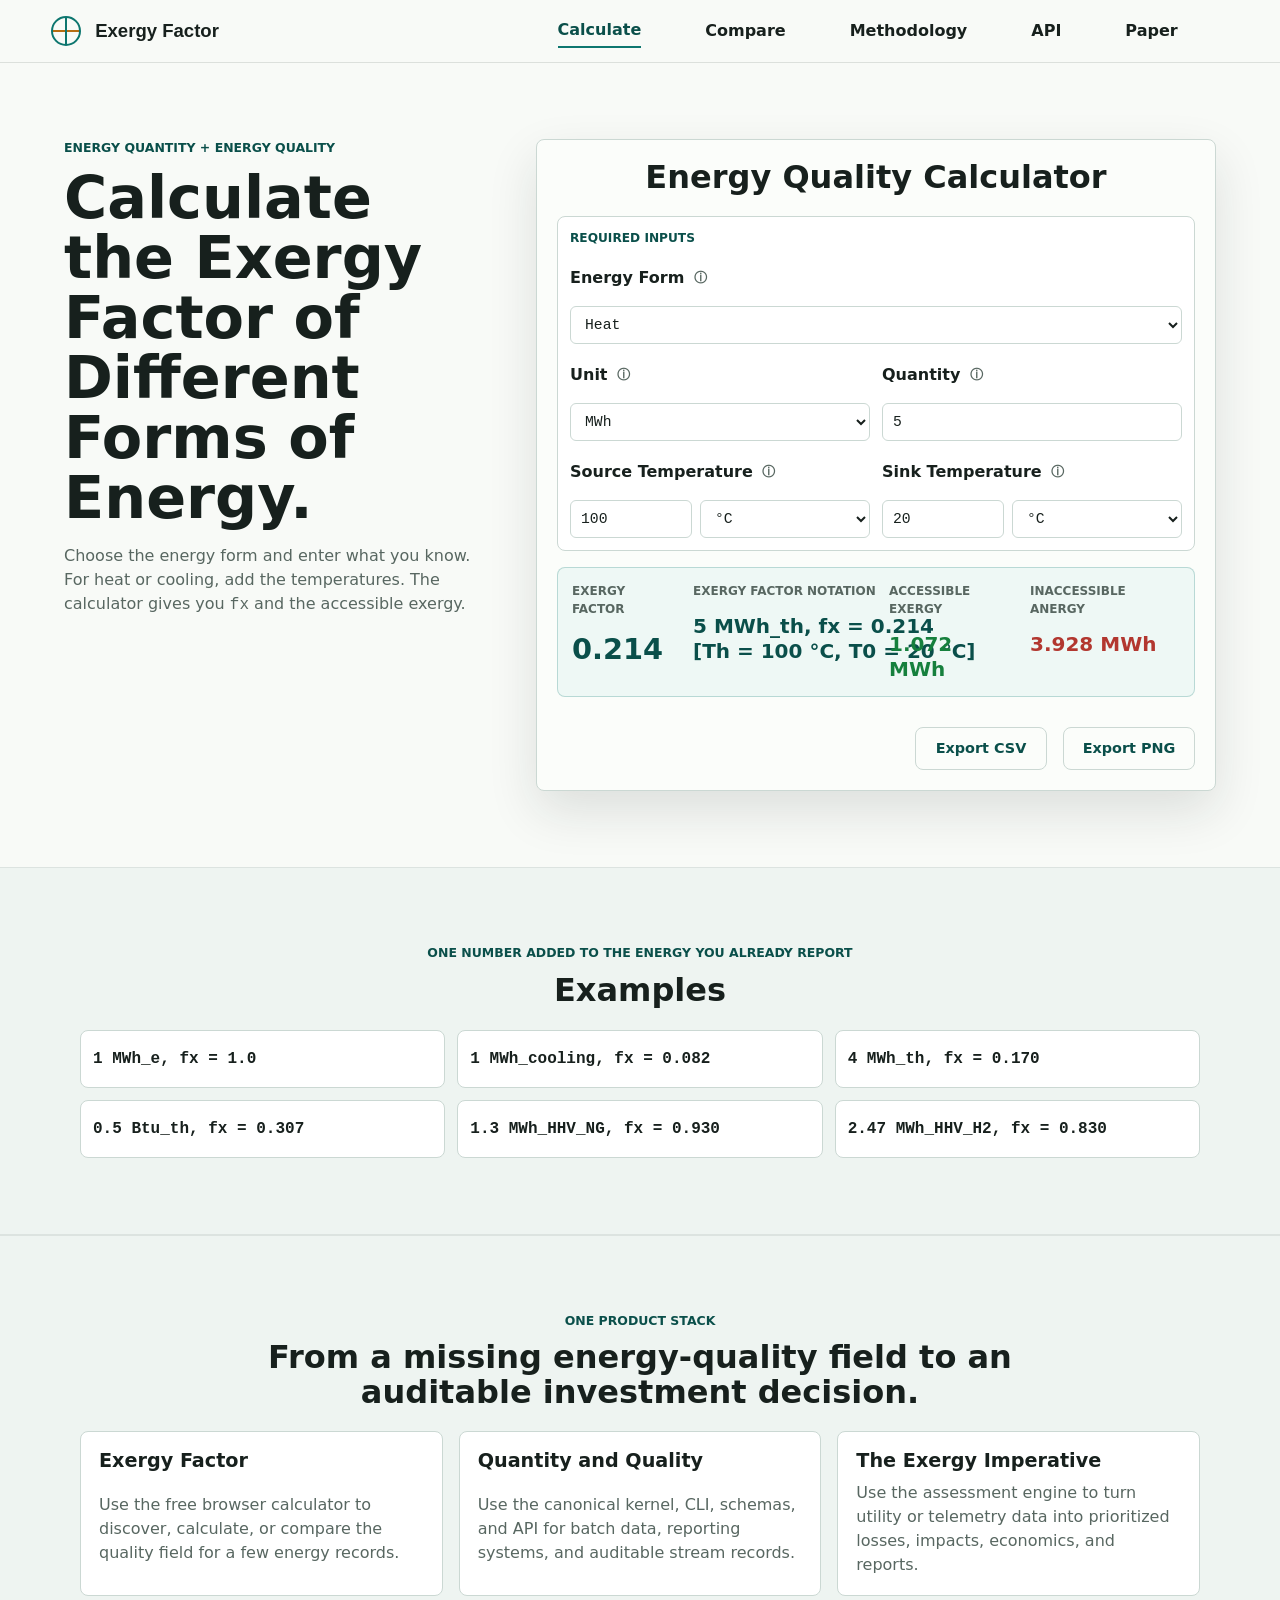
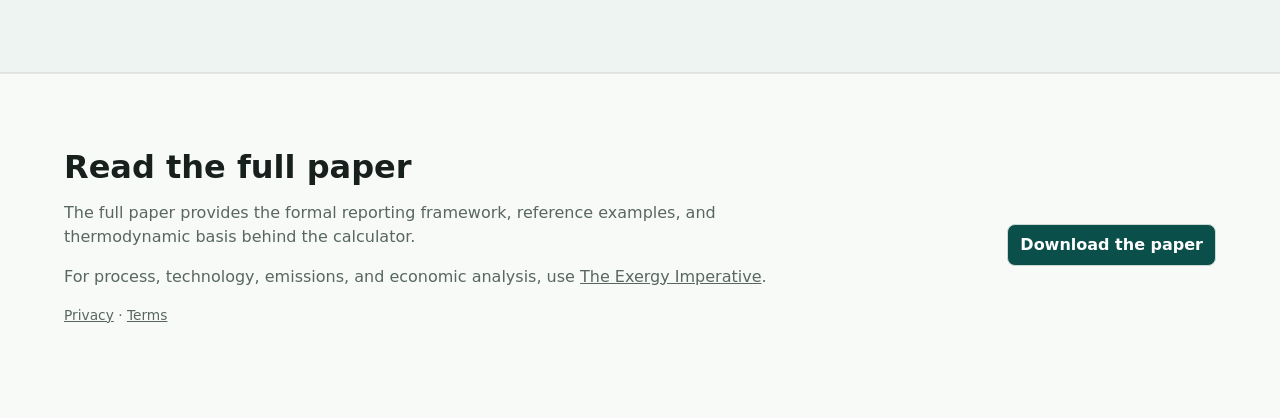
<file: index.html>
<!doctype html>
<html lang="en">
  <head>
    <meta charset="utf-8" />
    <meta http-equiv="Content-Security-Policy" content="default-src 'self'; style-src 'self'; script-src 'self' 'sha256-LpO4PiWAgj8Z4cbeB1aeX5qH4nXS+Zf6NnB+jpT8JxI='; img-src 'self' data:; connect-src 'self' http://127.0.0.1:8000 https://exergy-factor-api.onrender.com; base-uri 'none'; form-action 'self'" />
    <meta name="referrer" content="strict-origin-when-cross-origin" />
    <meta name="viewport" content="width=device-width, initial-scale=1" />
    <title>Energy Quality Calculator | Exergy Factor</title>
    <meta
      name="description"
      content="A simple calculator for converting energy quantities into typed Exergy Factor notation and accessible exergy."
    />
    <link rel="canonical" href="https://exergyfactor.com/" />
    <link rel="icon" href="favicon.svg" type="image/svg+xml" />
    <link rel="stylesheet" href="styles.css?v=20260824w" />
    <meta name="robots" content="index, follow, max-snippet:-1, max-image-preview:large, max-video-preview:-1" />
    <meta property="og:type" content="website" />
    <meta property="og:site_name" content="Exergy Factor" />
    <meta property="og:locale" content="en_US" />
    <meta property="og:title" content="Energy Quality Calculator | Exergy Factor" />
    <meta property="og:description" content="A simple calculator for converting energy quantities into typed Exergy Factor notation and accessible exergy." />
    <meta property="og:url" content="https://exergyfactor.com/" />
    <meta property="og:image" content="https://exergyfactor.com/social-preview.png" />
    <meta property="og:image:width" content="1200" />
    <meta property="og:image:height" content="630" />
    <meta property="og:image:alt" content="Exergy Factor: energy quantity and energy quality" />
    <meta name="twitter:card" content="summary_large_image" />
    <meta name="twitter:title" content="Energy Quality Calculator | Exergy Factor" />
    <meta name="twitter:description" content="A simple calculator for converting energy quantities into typed Exergy Factor notation and accessible exergy." />
    <meta name="twitter:image" content="https://exergyfactor.com/social-preview.png" />
    <meta name="twitter:image:alt" content="Exergy Factor: energy quantity and energy quality" />
    <script type="application/ld+json">{"@context":"https://schema.org","@graph":[{"@type":"Organization","@id":"https://exergy-lab.com/#organization","name":"Exergy Lab","url":"https://exergy-lab.com"},{"@type":"WebSite","@id":"https://exergyfactor.com/#website","name":"Exergy Factor","url":"https://exergyfactor.com/","publisher":{"@id":"https://exergy-lab.com/#organization"},"inLanguage":"en"},{"@type":"WebPage","@id":"https://exergyfactor.com/#webpage","url":"https://exergyfactor.com/","name":"Energy Quality Calculator | Exergy Factor","description":"A simple calculator for converting energy quantities into typed Exergy Factor notation and accessible exergy.","isPartOf":{"@id":"https://exergyfactor.com/#website"},"inLanguage":"en","mainEntity":{"@id":"https://exergyfactor.com/#calculator"}},{"@type":"WebApplication","@id":"https://exergyfactor.com/#calculator","name":"Exergy Factor","url":"https://exergyfactor.com/","description":"Calculate and compare accessible exergy from stated energy quantities and reference conditions.","applicationCategory":"UtilitiesApplication","operatingSystem":"Web browser","isAccessibleForFree":true,"publisher":{"@id":"https://exergy-lab.com/#organization"}}]}</script>
  </head>
  <body>
    <header class="site-header">
      <a class="brand" href="index.html" aria-label="Exergy Factor calculator">
        <span class="brand-mark" aria-hidden="true"></span>
        <span>Exergy Factor</span>
      </a>
      <nav aria-label="Page navigation">
        <a href="index.html" aria-current="page">Calculate</a>
        <a href="compare.html">Compare</a>
        <a href="methodology.html">Methodology</a>
        <a href="api-key.html">API</a>
        <a href="paper/quantity-and-quality-standard-reporting-framework.pdf">Paper</a>
      </nav>
    </header>

    <main>
      <section id="calculator" class="hero">
        <div class="intro">
          <p class="eyebrow">Energy Quantity + Energy Quality</p>
          <h1>Calculate the Exergy Factor of Different Forms of Energy.</h1>
          <p>
            Choose the energy form and enter what you know. For heat or cooling, add the temperatures. The calculator gives you <code>fx</code> and the accessible exergy.
          </p>
        </div>

        <section class="calculator-panel tool-card" aria-label="Exergy Factor calculator">
          <div class="panel-head">
            <div>
              <h2>Energy Quality Calculator</h2>
            </div>
          </div>

          <form id="calculator-form">
            <section class="input-section required-inputs">
              <h3>Required Inputs</h3>
              <div class="field-row field-row-wide">
                <div class="field-label">
                  <label for="energy-form">Energy Form</label>
                  <button class="info-button" type="button" aria-label="Energy form help" data-tooltip="What kind of energy is being reported. Choose the closest match from the list, such as Electricity, mechanical work, 150 °C steam, Natural gas, or Crude oil. For fuels with both bases available, use the HHV/LHV switch to match your reporting basis.">ⓘ</button>
                </div>
                <select id="energy-form" aria-label="Energy form or reporting basis">
                  <option value="electricity">Electricity</option>
                  <option value="mechanical">Mechanical work</option>
                  <option value="heat" selected>Heat</option>
                  <option value="cooling">Cooling</option>
                  <option value="naturalGasHhv">Natural gas</option>
                  <option value="hydrogen">Hydrogen</option>
                  <option value="dieselLhv">Diesel</option>
                  <option value="gasolineLhv">Gasoline</option>
                  <option value="coalLhv">Coal</option>
                  <option value="crudeOil">Crude oil</option>
                  <option value="solar">Solar radiation</option>
                </select>
                <div class="basis-control" id="energy-basis-control" hidden>
                  <span class="basis-control-label">Fuel basis</span>
                  <label class="basis-switch">
                    <span aria-hidden="true">LHV</span>
                    <input id="energy-basis-toggle" type="checkbox" role="switch" aria-label="Fuel basis" />
                    <span class="basis-switch-track" aria-hidden="true"></span>
                    <span aria-hidden="true">HHV</span>
                  </label>
                </div>
              </div>

              <div class="field-row">
                <div class="field-label">
                  <label for="energy-unit">Unit</label>
                  <button id="energy-unit-help" class="info-button" type="button" aria-label="Unit help" data-tooltip="The base unit used by your meter, invoice, model, or dataset. The calculator adds the typed suffix in the result, such as MWh_e, MWh_th, MWh_solar, or MWh_HHV_NG." data-default-tooltip="The base unit used by your meter, invoice, model, or dataset. The calculator adds the typed suffix in the result, such as MWh_e, MWh_th, MWh_solar, or MWh_HHV_NG.">ⓘ</button>
                </div>
                <select id="energy-unit" aria-label="Energy quantity unit">
                  <option value="J">J</option>
                  <option value="kJ">kJ</option>
                  <option value="MJ">MJ</option>
                  <option value="GJ">GJ</option>
                  <option value="TJ">TJ</option>
                  <option value="EJ">EJ</option>
                  <option value="Wh">Wh</option>
                  <option value="kWh">kWh</option>
                  <option value="MWh" selected>MWh</option>
                  <option value="GWh">GWh</option>
                  <option value="Btu">Btu</option>
                  <option value="MMBtu">MMBtu</option>
                  <option value="Quad">Quad</option>
                  <option value="therm">therm</option>
                  <option value="boe">boe</option>
                  <option value="bbl(oil)">bbl(oil)</option>
                  <option value="scf(natural gas)">scf(natural gas)</option>
                  <option value="Mcf(natural gas)">Mcf(natural gas)</option>
                  <option value="MMcf(natural gas)">MMcf(natural gas)</option>
                </select>
              </div>

              <div class="field-row">
                <div class="field-label">
                  <label for="energy-value">Quantity</label>
                  <button class="info-button" type="button" aria-label="Quantity help" data-tooltip="The numerical amount of energy you want to report. Use the value you already have before converting it into Exergy Factor notation. Example: enter 1 for 1 MWh, 45 for 45 Btu, or 2.738 for 2.738 kWh.">ⓘ</button>
                </div>
                <input id="energy-value" type="number" min="0" step="any" value="5" inputmode="decimal" />
              </div>

              <!-- Both temperatures keep their own label and their own unit. They
                   were briefly merged into one unlabelled row to even out the
                   grid, which traded the two things a reader needs — which box is
                   which — for tidiness. The grid is evened out above instead, by
                   letting Energy Form span the row. -->
              <div class="field-row" id="source-temp-row" hidden>
                <div class="field-label">
                  <label for="source-temp">Source Temperature</label>
                  <button class="info-button" type="button" aria-label="Source temperature help" data-tooltip="The temperature your heat is delivered at: hot water supply, steam, flue gas, or process stream. Enter it for Heat or Cooling; it is what sets the Exergy Factor. Example: 80 for 80 °C hot water.">ⓘ</button>
                </div>
                <div class="input-pair">
                  <input id="source-temp" type="number" step="any" value="100" inputmode="decimal" placeholder="80" />
                  <select id="source-unit" aria-label="Temperature source unit">
                    <option value="C" selected>°C</option>
                    <option value="F">°F</option>
                    <option value="K">K</option>
                  </select>
                </div>
              </div>

              <div class="field-row" id="sink-temp-row" hidden>
                <div class="field-label">
                  <label for="sink-temp">Sink Temperature</label>
                  <button class="info-button" type="button" aria-label="Sink temperature help" data-tooltip="The reference environment the heat is rejected to, usually ambient air or cooling water. For cooling, this is the ambient. If you do not know your local reference, 20 °C is a common default.">ⓘ</button>
                </div>
                <div class="input-pair">
                  <input id="sink-temp" type="number" step="any" value="20" inputmode="decimal" />
                  <select id="sink-unit" aria-label="Temperature sink unit">
                    <option value="C" selected>°C</option>
                    <option value="F">°F</option>
                    <option value="K">K</option>
                  </select>
                </div>
              </div>

            </section>
          </form>

          <section class="calculator-result compare-answers" id="calculator-result" aria-live="polite">
            <div class="answer-item">
              <span class="result-label">Exergy Factor</span>
              <strong id="fx-output">0.214</strong>
            </div>
            <div class="answer-item">
              <span class="result-label">Exergy Factor Notation</span>
              <strong id="notation-output"><span class="exergy-notation-main">5 MWh_th, fx = 0.214</span> <span class="exergy-notation-bracket">[Th = 100 °C, T0 = 20 °C]</span></strong>
            </div>
            <div class="answer-item">
              <span class="result-label">Accessible Exergy</span>
              <strong class="accessible" id="work-output">1.072 MWh</strong>
            </div>
            <div class="answer-item">
              <span class="result-label">Inaccessible Anergy</span>
              <strong class="inaccessible" id="anergy-output">3.928 MWh</strong>
            </div>
          </section>

          <div class="export-actions">
            <button type="button" id="export-csv">Export CSV</button>
            <button type="button" id="export-png">Export PNG</button>
          </div>
        </section>
      </section>

      <section id="examples" class="section examples-section">
        <div class="section-heading">
          <p class="eyebrow">One number added to the energy you already report</p>
          <h2>Examples</h2>
        </div>
        <div class="example-grid">
          <button type="button" data-example="electric">1 MWh_e, fx = 1.0</button>
          <button type="button" data-example="cooling7">1 MWh_cooling, fx = 0.082</button>
          <button type="button" data-example="heat80">4 MWh_th, fx = 0.170</button>
          <button type="button" data-example="steam150">0.5 Btu_th, fx = 0.307</button>
          <button type="button" data-example="methane">1.3 MWh_HHV_NG, fx = 0.930</button>
          <button type="button" data-example="hydrogen">2.47 MWh_HHV_H2, fx = 0.830</button>
        </div>
      </section>

      <section class="section-band">
        <div class="section-heading">
          <p class="eyebrow">One product stack</p>
          <h2>From a missing energy-quality field to an auditable investment decision.</h2>
        </div>
        <div class="link-grid">
          <a class="feature-link" href="index.html">
            <strong>Exergy Factor</strong>
            <span>Use the free browser calculator to discover, calculate, or compare the quality field for a few energy records.</span>
          </a>
          <a class="feature-link" href="https://github.com/cdimurro/quantity-and-quality">
            <strong>Quantity and Quality</strong>
            <span>Use the canonical kernel, CLI, schemas, and API for batch data, reporting systems, and auditable stream records.</span>
          </a>
          <a class="feature-link" href="https://github.com/cdimurro/the-exergy-imperative">
            <strong>The Exergy Imperative</strong>
            <span>Use the assessment engine to turn utility or telemetry data into prioritized losses, impacts, economics, and reports.</span>
          </a>
        </div>
      </section>

    </main>

    <footer class="paper-strip">
      <div>
        <h2>Read the full paper</h2>
        <p>
          The full paper provides the formal reporting framework, reference examples, and thermodynamic basis behind the calculator.
        </p>
        <p>
          For process, technology, emissions, and economic analysis, use <a href="https://github.com/cdimurro/the-exergy-imperative">The Exergy Imperative</a>.
        </p>
        <p class="legal-links"><a href="privacy.html">Privacy</a> · <a href="terms.html">Terms</a></p>
      </div>
      <a class="primary-link" href="paper/quantity-and-quality-standard-reporting-framework.pdf">Download the paper</a>
    </footer>

    <script src="data/reference_examples.js?v=20260824j"></script>
    <script src="script.js?v=20260824x"></script>
  </body>
</html>
</file>
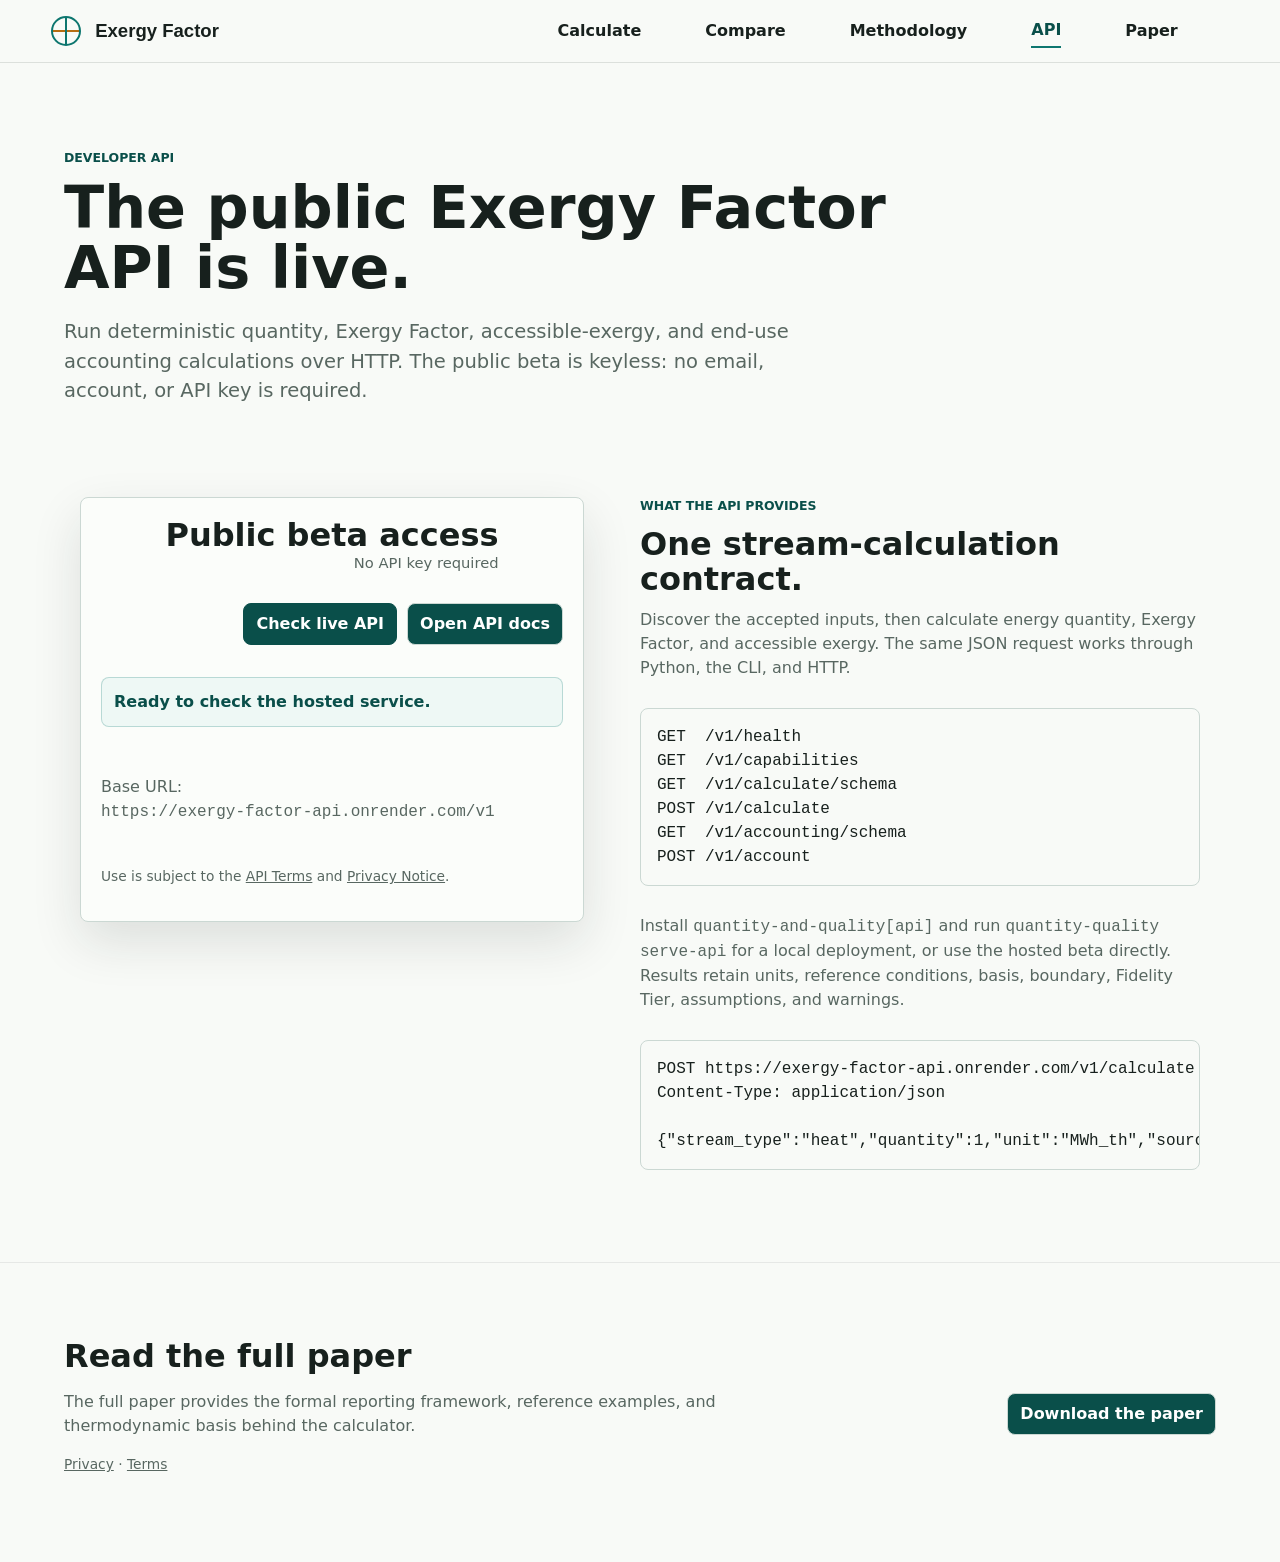
<file: api-key.html>
<!doctype html>
<html lang="en">
  <head>
    <meta charset="utf-8" />
    <meta http-equiv="Content-Security-Policy" content="default-src 'self'; style-src 'self'; script-src 'self' 'sha256-szpPepSnwF5TSBzaGPOpouPLKXjb8ZckbgQFTn9ZBqM='; img-src 'self' data:; connect-src 'self' http://127.0.0.1:8000 https://exergy-factor-api.onrender.com; base-uri 'none'; form-action 'self'" />
    <meta name="referrer" content="strict-origin-when-cross-origin" />
    <meta name="viewport" content="width=device-width, initial-scale=1" />
    <title>Exergy Factor API | Exergy Factor</title>
    <meta
      name="description"
      content="Use the public, keyless Exergy Factor API for deterministic energy quantity and quality calculations."
    />
    <link rel="canonical" href="https://exergyfactor.com/api-key.html" />
    <link rel="icon" href="favicon.svg" type="image/svg+xml" />
    <link rel="stylesheet" href="styles.css?v=20260824j" />
    <meta name="robots" content="index, follow, max-snippet:-1, max-image-preview:large, max-video-preview:-1" />
    <meta property="og:type" content="website" />
    <meta property="og:site_name" content="Exergy Factor" />
    <meta property="og:locale" content="en_US" />
    <meta property="og:title" content="Exergy Factor API | Exergy Factor" />
    <meta property="og:description" content="Use the public, keyless Exergy Factor API for deterministic energy quantity and quality calculations." />
    <meta property="og:url" content="https://exergyfactor.com/api-key.html" />
    <meta property="og:image" content="https://exergyfactor.com/social-preview.png" />
    <meta property="og:image:width" content="1200" />
    <meta property="og:image:height" content="630" />
    <meta property="og:image:alt" content="Exergy Factor: energy quantity and energy quality" />
    <meta name="twitter:card" content="summary_large_image" />
    <meta name="twitter:title" content="Exergy Factor API | Exergy Factor" />
    <meta name="twitter:description" content="Use the public, keyless Exergy Factor API for deterministic energy quantity and quality calculations." />
    <meta name="twitter:image" content="https://exergyfactor.com/social-preview.png" />
    <meta name="twitter:image:alt" content="Exergy Factor: energy quantity and energy quality" />
    <script type="application/ld+json">{"@context":"https://schema.org","@graph":[{"@type":"Organization","@id":"https://exergy-lab.com/#organization","name":"Exergy Lab","url":"https://exergy-lab.com"},{"@type":"WebSite","@id":"https://exergyfactor.com/#website","name":"Exergy Factor","url":"https://exergyfactor.com/","publisher":{"@id":"https://exergy-lab.com/#organization"},"inLanguage":"en"},{"@type":"WebPage","@id":"https://exergyfactor.com/api-key.html#webpage","url":"https://exergyfactor.com/api-key.html","name":"Exergy Factor API | Exergy Factor","description":"Use the public, keyless Exergy Factor API for deterministic energy quantity and quality calculations.","isPartOf":{"@id":"https://exergyfactor.com/#website"},"inLanguage":"en"},{"@type":"BreadcrumbList","itemListElement":[{"@type":"ListItem","position":1,"name":"Exergy Factor","item":"https://exergyfactor.com/"},{"@type":"ListItem","position":2,"name":"Exergy Factor API | Exergy Factor","item":"https://exergyfactor.com/api-key.html"}]}]}</script>
  </head>
  <body>
    <header class="site-header">
      <a class="brand" href="index.html" aria-label="Exergy Factor calculator">
        <span class="brand-mark" aria-hidden="true"></span>
        <span>Exergy Factor</span>
      </a>
      <nav aria-label="Page navigation">
        <a href="index.html">Calculate</a>
        <a href="compare.html">Compare</a>
        <a href="methodology.html">Methodology</a>
        <a href="api-key.html" aria-current="page">API</a>
        <a href="paper/quantity-and-quality-standard-reporting-framework.pdf">Paper</a>
      </nav>
    </header>

    <main>
      <section class="page-hero">
        <p class="eyebrow">Developer API</p>
        <h1>The public Exergy Factor API is live.</h1>
        <p>
          Run deterministic quantity, Exergy Factor, accessible-exergy, and
          end-use accounting calculations over HTTP. The public beta is
          keyless: no email, account, or API key is required.
        </p>
      </section>

      <section class="section api-key-section">
        <div class="api-key-layout">
          <article class="tool-card api-key-form">
            <div class="panel-head">
              <div>
                <h2>Public beta access</h2>
                <p class="panel-kicker">No API key required</p>
              </div>
            </div>

            <div class="form-actions">
              <button id="api-health-check" class="primary-button" type="button">Check live API</button>
              <a class="primary-link" href="https://exergy-factor-api.onrender.com/docs">Open API docs</a>
            </div>
            <p class="api-status" id="api-health-status" aria-live="polite">
              Ready to check the hosted service.
            </p>
            <p>
              Base URL:<br />
              <code>https://exergy-factor-api.onrender.com/v1</code>
            </p>
            <p class="legal-links">
              Use is subject to the <a href="terms.html">API Terms</a> and
              <a href="privacy.html">Privacy Notice</a>.
            </p>
          </article>

          <aside class="api-info">
            <p class="eyebrow">What the API Provides</p>
            <h2>One stream-calculation contract.</h2>
            <p>
              Discover the accepted inputs, then calculate energy quantity,
              Exergy Factor, and accessible exergy. The same JSON request works
              through Python, the CLI, and HTTP.
            </p>
            <pre><code>GET  /v1/health
GET  /v1/capabilities
GET  /v1/calculate/schema
POST /v1/calculate
GET  /v1/accounting/schema
POST /v1/account</code></pre>
            <p>
              Install <code>quantity-and-quality[api]</code> and run
              <code>quantity-quality serve-api</code> for a local deployment,
              or use the hosted beta directly. Results retain units, reference
              conditions, basis, boundary, Fidelity Tier, assumptions, and
              warnings.
            </p>
            <pre><code>POST https://exergy-factor-api.onrender.com/v1/calculate
Content-Type: application/json

{"stream_type":"heat","quantity":1,"unit":"MWh_th","source_c":80,"sink_c":20}</code></pre>
          </aside>
        </div>
      </section>
    </main>

    <footer class="paper-strip">
      <div>
        <h2>Read the full paper</h2>
        <p>
          The full paper provides the formal reporting framework, reference
          examples, and thermodynamic basis behind the calculator.
        </p>
        <p class="legal-links"><a href="privacy.html">Privacy</a> · <a href="terms.html">Terms</a></p>
      </div>
      <a class="primary-link" href="paper/quantity-and-quality-standard-reporting-framework.pdf">Download the paper</a>
    </footer>

    <script src="data/reference_examples.js?v=20260824j"></script>
    <script src="script.js?v=20260824j"></script>
  </body>
</html>
</file>
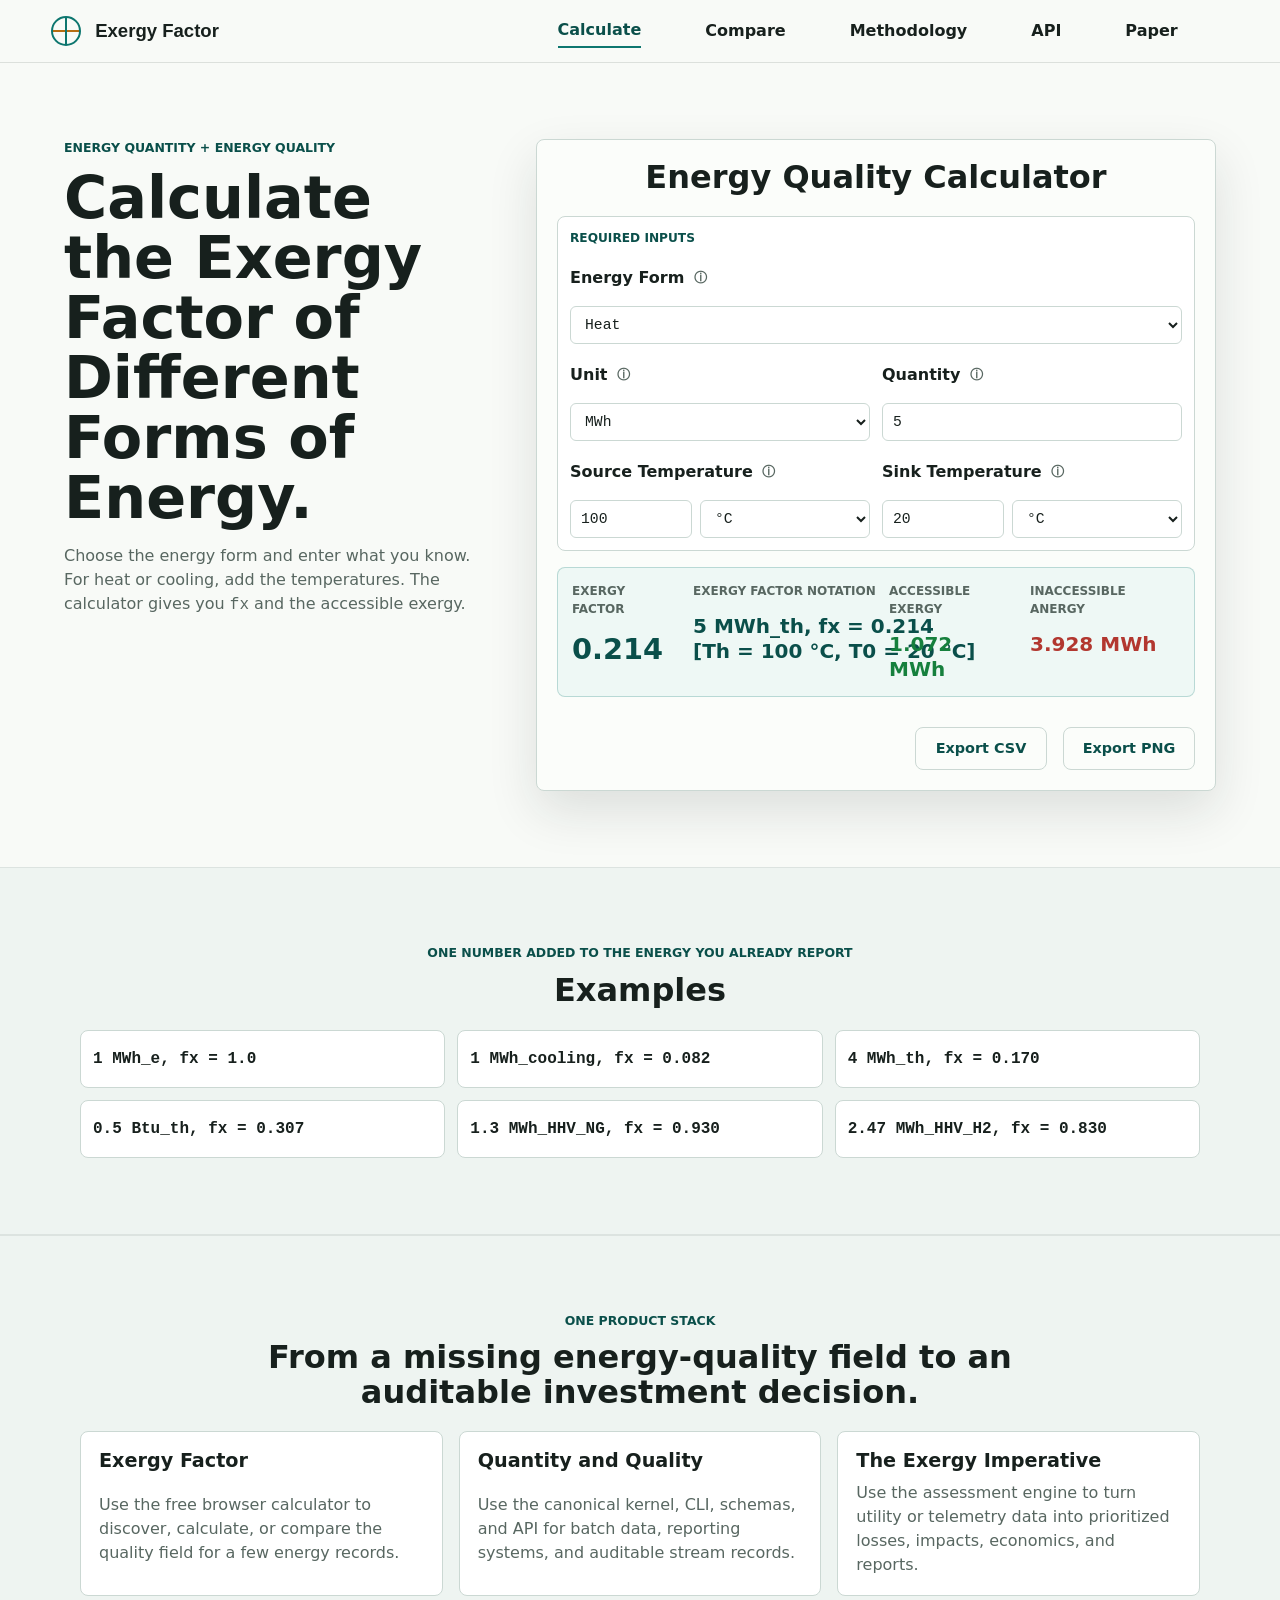
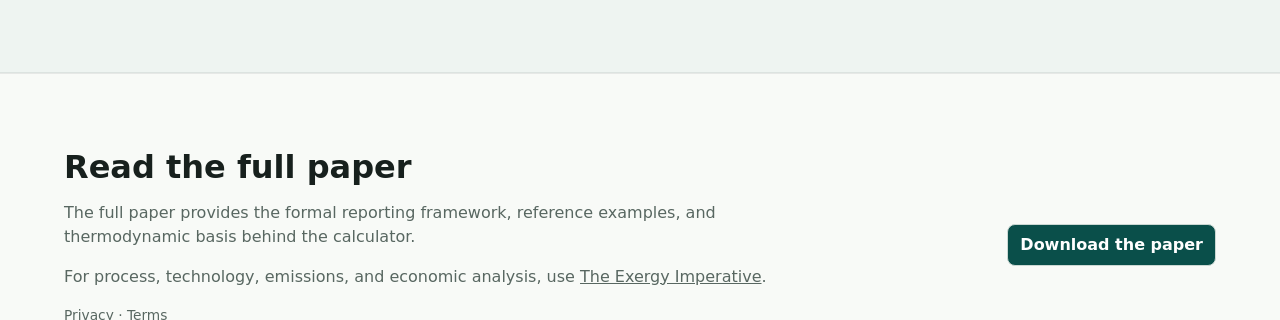
<file: calculate.html>
<!doctype html>
<html lang="en">
  <head>
    <meta charset="utf-8" />
    <meta http-equiv="Content-Security-Policy" content="default-src 'self'; style-src 'self'; base-uri 'none'" />
    <meta name="referrer" content="strict-origin-when-cross-origin" />
    <title>Energy Quality Calculator | Exergy Factor</title>
    <link rel="canonical" href="https://exergyfactor.com/" />
    <link rel="icon" href="favicon.svg" type="image/svg+xml" />
    <meta http-equiv="refresh" content="0; url=/" />
    <meta name="robots" content="noindex" />
  </head>
  <body>
    <p>The calculator is the home page. <a href="/">Continue to exergyfactor.com</a>.</p>
  </body>
</html>
</file>
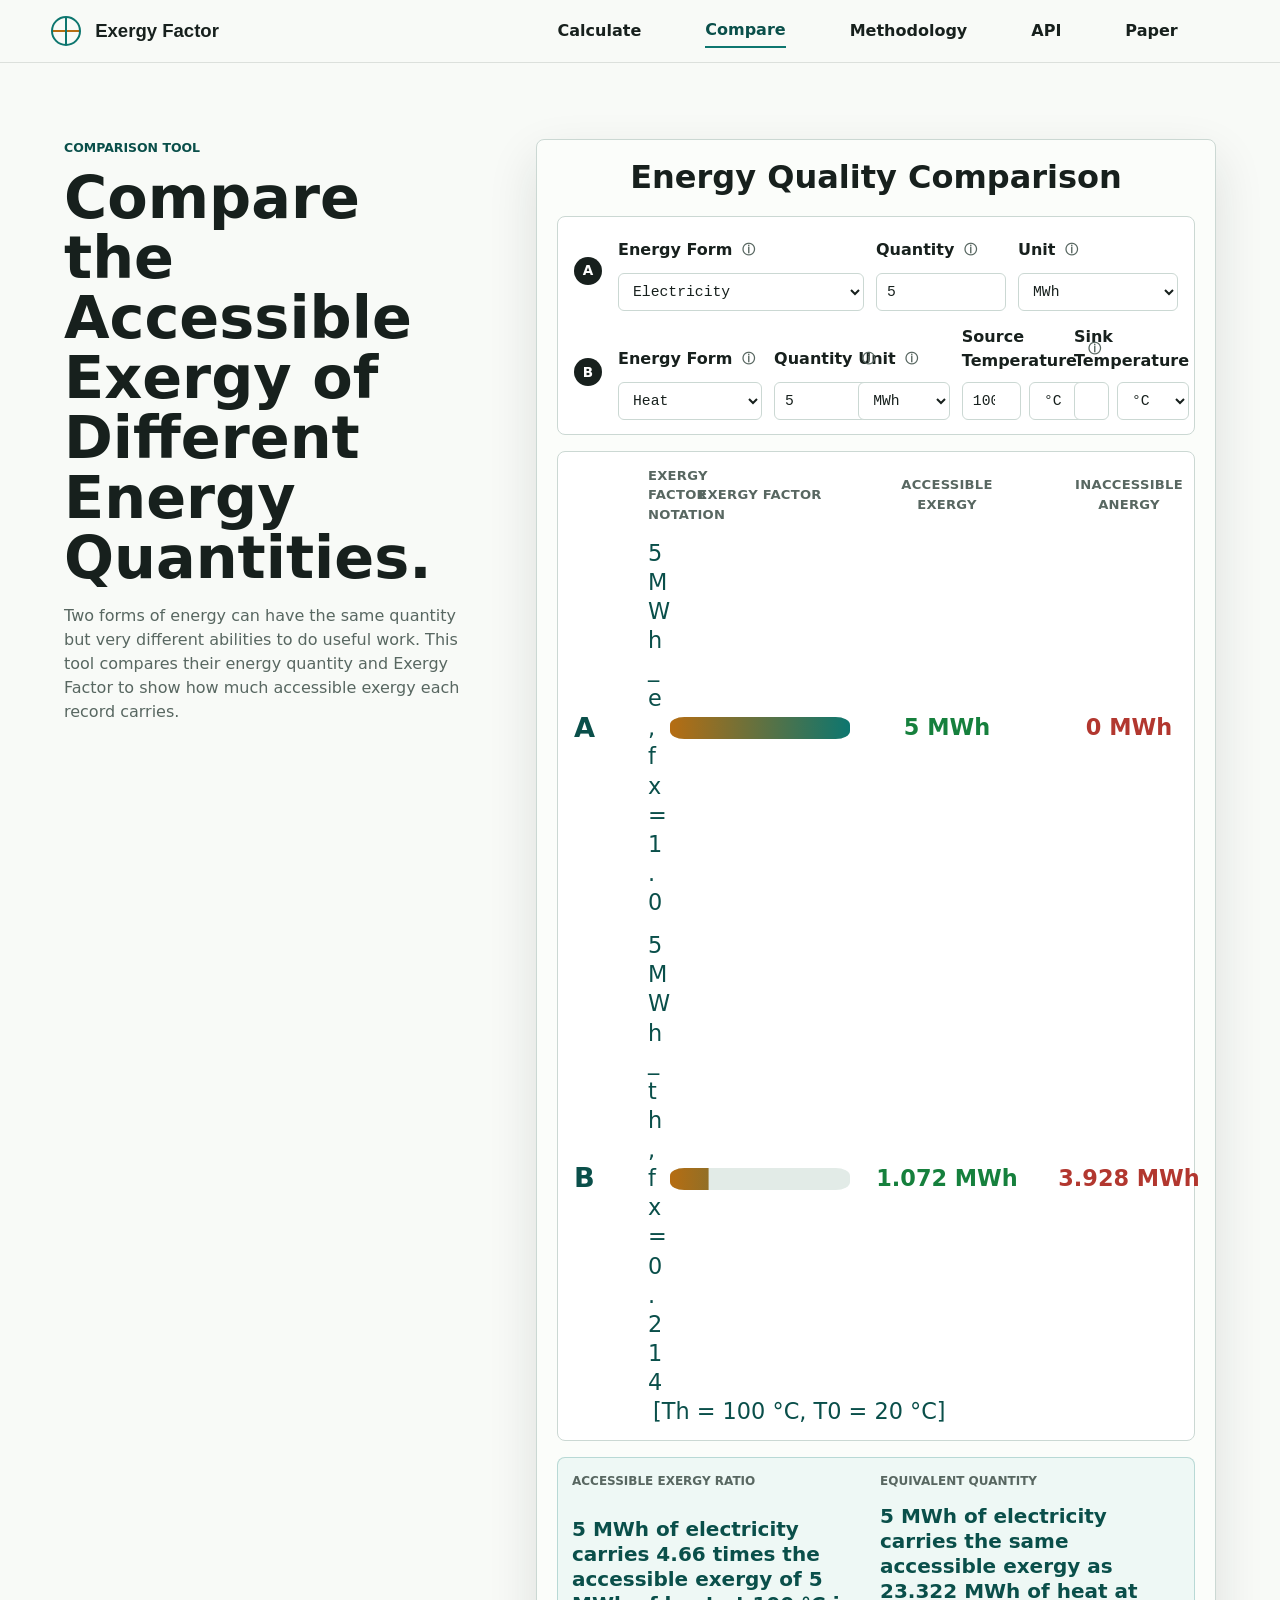
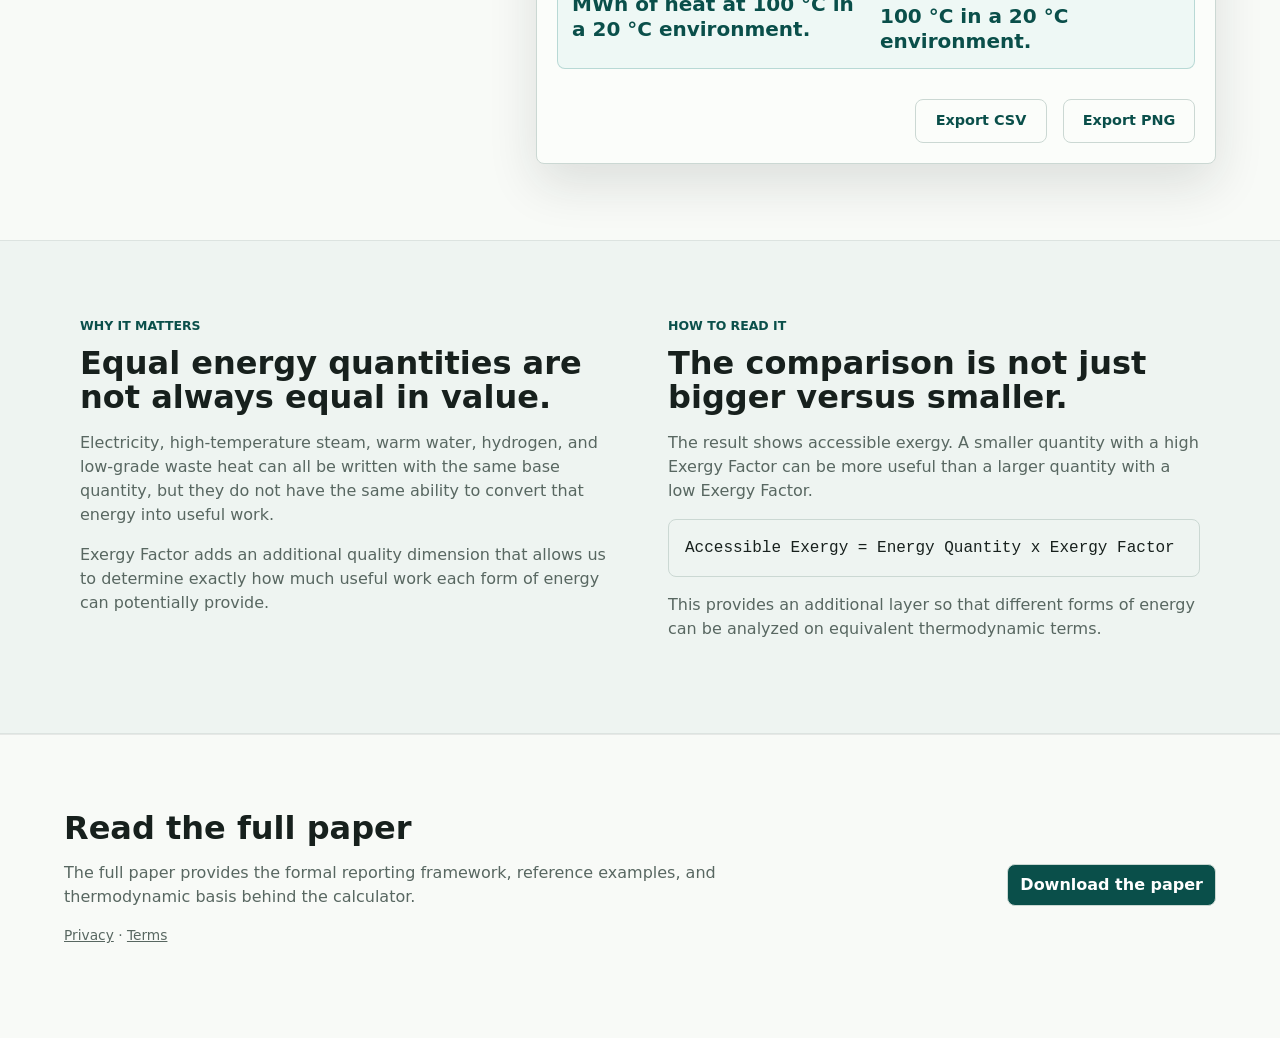
<file: compare.html>
<!doctype html>
<html lang="en">
  <head>
    <meta charset="utf-8" />
    <meta http-equiv="Content-Security-Policy" content="default-src 'self'; style-src 'self'; script-src 'self' 'sha256-jpy8zNz7OO+ZRCy6e3GDeJHDNizrImfKWoiHszlXqU0='; img-src 'self' data:; connect-src 'self' http://127.0.0.1:8000 https://exergy-factor-api.onrender.com; base-uri 'none'; form-action 'self'" />
    <meta name="referrer" content="strict-origin-when-cross-origin" />
    <meta name="viewport" content="width=device-width, initial-scale=1" />
    <title>Compare Energy Forms | Exergy Factor</title>
    <meta
      name="description"
      content="Compare typed energy quantities using Exergy Factor so different energy forms can be evaluated by accessible exergy."
    />
    <link rel="canonical" href="https://exergyfactor.com/compare.html" />
    <link rel="icon" href="favicon.svg" type="image/svg+xml" />
    <link rel="stylesheet" href="styles.css?v=20260824w" />
    <meta name="robots" content="index, follow, max-snippet:-1, max-image-preview:large, max-video-preview:-1" />
    <meta property="og:type" content="website" />
    <meta property="og:site_name" content="Exergy Factor" />
    <meta property="og:locale" content="en_US" />
    <meta property="og:title" content="Compare Energy Forms | Exergy Factor" />
    <meta property="og:description" content="Compare typed energy quantities using Exergy Factor so different energy forms can be evaluated by accessible exergy." />
    <meta property="og:url" content="https://exergyfactor.com/compare.html" />
    <meta property="og:image" content="https://exergyfactor.com/social-preview.png" />
    <meta property="og:image:width" content="1200" />
    <meta property="og:image:height" content="630" />
    <meta property="og:image:alt" content="Exergy Factor: energy quantity and energy quality" />
    <meta name="twitter:card" content="summary_large_image" />
    <meta name="twitter:title" content="Compare Energy Forms | Exergy Factor" />
    <meta name="twitter:description" content="Compare typed energy quantities using Exergy Factor so different energy forms can be evaluated by accessible exergy." />
    <meta name="twitter:image" content="https://exergyfactor.com/social-preview.png" />
    <meta name="twitter:image:alt" content="Exergy Factor: energy quantity and energy quality" />
    <script type="application/ld+json">{"@context":"https://schema.org","@graph":[{"@type":"Organization","@id":"https://exergy-lab.com/#organization","name":"Exergy Lab","url":"https://exergy-lab.com"},{"@type":"WebSite","@id":"https://exergyfactor.com/#website","name":"Exergy Factor","url":"https://exergyfactor.com/","publisher":{"@id":"https://exergy-lab.com/#organization"},"inLanguage":"en"},{"@type":"WebPage","@id":"https://exergyfactor.com/compare.html#webpage","url":"https://exergyfactor.com/compare.html","name":"Compare Energy Forms | Exergy Factor","description":"Compare typed energy quantities using Exergy Factor so different energy forms can be evaluated by accessible exergy.","isPartOf":{"@id":"https://exergyfactor.com/#website"},"inLanguage":"en","mainEntity":{"@id":"https://exergyfactor.com/#calculator"}},{"@type":"WebApplication","@id":"https://exergyfactor.com/#calculator","name":"Exergy Factor","url":"https://exergyfactor.com/","description":"Calculate and compare accessible exergy from stated energy quantities and reference conditions.","applicationCategory":"UtilitiesApplication","operatingSystem":"Web browser","isAccessibleForFree":true,"publisher":{"@id":"https://exergy-lab.com/#organization"}},{"@type":"BreadcrumbList","itemListElement":[{"@type":"ListItem","position":1,"name":"Exergy Factor","item":"https://exergyfactor.com/"},{"@type":"ListItem","position":2,"name":"Compare Energy Forms | Exergy Factor","item":"https://exergyfactor.com/compare.html"}]}]}</script>
  </head>
  <body class="compare-page">
    <header class="site-header">
      <a class="brand" href="index.html" aria-label="Exergy Factor calculator">
        <span class="brand-mark" aria-hidden="true"></span>
        <span>Exergy Factor</span>
      </a>
      <nav aria-label="Page navigation">
        <a href="index.html">Calculate</a>
        <a href="compare.html" aria-current="page">Compare</a>
        <a href="methodology.html">Methodology</a>
        <a href="api-key.html">API</a>
        <a href="paper/quantity-and-quality-standard-reporting-framework.pdf">Paper</a>
      </nav>
    </header>

    <main>
      <section id="compare" class="hero">
        <div class="intro">
          <p class="eyebrow">Comparison tool</p>
          <h1>Compare the Accessible Exergy of Different Energy Quantities.</h1>
          <p>
            Two forms of energy can have the same quantity but very different abilities to do useful work. This tool compares their energy quantity and Exergy Factor to show how much accessible exergy each record carries.
          </p>
        </div>

        <section class="compare-panel tool-card" aria-label="Compare energy forms">
          <div class="compare-head">
            <div>
              <h2>Energy Quality Comparison</h2>
            </div>
          </div>

          <div class="compare-rows">
            <div class="compare-row" data-compare-row="a">
              <div class="compare-side-label" aria-hidden="true">A</div>
              <div class="field-row">
                <div class="field-label">
                  <label for="compare-a-preset">Energy Form</label>
                  <button class="info-button" type="button" aria-label="Comparison A energy form help" data-tooltip="Choose the first energy form you want to compare. Example: Electricity, mechanical work, 150 °C steam, Natural gas, or Custom. For fuels with both bases available, use the HHV/LHV switch to match your reporting basis.">ⓘ</button>
                </div>
                <select id="compare-a-preset" aria-label="Comparison A energy form">
                  <option value="electricity" selected>Electricity</option>
                  <option value="mechanical">Mechanical work</option>
                  <option value="heat">Heat</option>
                  <option value="cooling">Cooling</option>
                  <option value="naturalGasHhv">Natural gas</option>
                  <option value="hydrogen">Hydrogen</option>
                  <option value="dieselLhv">Diesel</option>
                  <option value="gasolineLhv">Gasoline</option>
                  <option value="coalLhv">Coal</option>
                  <option value="crudeOil">Crude oil</option>
                  <option value="solar">Solar radiation</option>
                  <option value="custom">Custom</option>
                </select>
                <div class="basis-control" id="compare-a-basis-control" hidden>
                  <span class="basis-control-label">Fuel basis</span>
                  <label class="basis-switch">
                    <span aria-hidden="true">LHV</span>
                    <input id="compare-a-basis-toggle" type="checkbox" role="switch" aria-label="Fuel basis" />
                    <span class="basis-switch-track" aria-hidden="true"></span>
                    <span aria-hidden="true">HHV</span>
                  </label>
                </div>
              </div>
              <div class="field-row">
                <div class="field-label">
                  <label for="compare-a-quantity">Quantity</label>
                  <button class="info-button" type="button" aria-label="Comparison A quantity help" data-tooltip="Enter the amount of energy for side A. Use the number from your meter, invoice, model, or dataset. Example: 1 for 1 MWh, 500 for 500 kWh, or 2.738 for 2.738 GJ.">ⓘ</button>
                </div>
                <input id="compare-a-quantity" type="number" min="0" step="any" value="5" aria-label="Comparison A quantity" />
              </div>
              <div class="field-row">
                <div class="field-label">
                  <label for="compare-a-unit">Unit</label>
                  <button class="info-button" type="button" aria-label="Comparison A unit help" data-tooltip="Select the base unit for side A. The result adds the typed suffix, such as MWh_e, MWh_th, or MWh_HHV_NG.">ⓘ</button>
                </div>
                <select id="compare-a-unit" aria-label="Comparison A unit">
                  <option value="J">J</option>
                  <option value="kJ">kJ</option>
                  <option value="MJ">MJ</option>
                  <option value="GJ">GJ</option>
                  <option value="TJ">TJ</option>
                  <option value="EJ">EJ</option>
                  <option value="Wh">Wh</option>
                  <option value="kWh">kWh</option>
                  <option value="MWh" selected>MWh</option>
                  <option value="GWh">GWh</option>
                  <option value="Btu">Btu</option>
                  <option value="MMBtu">MMBtu</option>
                  <option value="Quad">Quad</option>
                  <option value="therm">therm</option>
                  <option value="boe">boe</option>
                  <option value="bbl(oil)">bbl(oil)</option>
                  <option value="scf(natural gas)">scf(natural gas)</option>
                  <option value="Mcf(natural gas)">Mcf(natural gas)</option>
                  <option value="MMcf(natural gas)">MMcf(natural gas)</option>
                </select>
              </div>
              <div class="field-row" id="compare-a-factor-row">
                <div class="field-label">
                  <label for="compare-a-factor">Exergy Factor</label>
                  <button class="info-button" type="button" aria-label="Comparison A Exergy Factor help" data-tooltip="The quality multiplier for side A. Presets fill this automatically, but you can edit it for a custom basis. Example: 1 for electricity, 0.17 for 80 °C hot water, or 0.73 for a custom record.">ⓘ</button>
                </div>
                <input id="compare-a-factor" type="number" min="0" step="any" value="1" aria-label="Comparison A Exergy Factor" />
              </div>
              <div class="field-row" id="compare-a-temps" hidden>
                <div class="input-pair temperature-pair">
                  <div class="temperature-field">
                    <div class="field-label">
                      <label for="compare-a-source">Source Temperature</label>
                      <button class="info-button" type="button" aria-label="Comparison A temperatures help" data-tooltip="The temperature the heat is delivered at, and the reference environment it is rejected to. For cooling, the temperature you are cooling to and the ambient. These set the Exergy Factor for this row.">ⓘ</button>
                    </div>
                    <div class="temperature-input">
                      <input id="compare-a-source" type="number" step="any" inputmode="decimal" placeholder="source" aria-label="Comparison A source temperature" />
                      <select id="compare-a-source-unit" aria-label="Comparison A source temperature unit">
                        <option value="C" selected>°C</option>
                        <option value="F">°F</option>
                        <option value="K">K</option>
                      </select>
                    </div>
                  </div>
                  <div class="temperature-field">
                    <div class="field-label">
                      <label for="compare-a-sink">Sink Temperature</label>
                    </div>
                    <div class="temperature-input">
                      <input id="compare-a-sink" type="number" step="any" inputmode="decimal" placeholder="reference" aria-label="Comparison A reference temperature" />
                      <select id="compare-a-sink-unit" aria-label="Comparison A reference temperature unit">
                        <option value="C" selected>°C</option>
                        <option value="F">°F</option>
                        <option value="K">K</option>
                      </select>
                    </div>
                  </div>
                </div>
              </div>
            </div>

            <div class="compare-row" data-compare-row="b">
              <div class="compare-side-label" aria-hidden="true">B</div>
              <div class="field-row">
                <div class="field-label">
                  <label for="compare-b-preset">Energy Form</label>
                  <button class="info-button" type="button" aria-label="Comparison B energy form help" data-tooltip="Choose the second energy form you want to compare. Example: Electricity, mechanical work, 80 °C hot water, hydrogen, or Custom. For fuels with both bases available, use the HHV/LHV switch to match your reporting basis.">ⓘ</button>
                </div>
                <select id="compare-b-preset" aria-label="Comparison B energy form">
                  <option value="electricity">Electricity</option>
                  <option value="mechanical">Mechanical work</option>
                  <option value="heat" selected>Heat</option>
                  <option value="cooling">Cooling</option>
                  <option value="naturalGasHhv">Natural gas</option>
                  <option value="hydrogen">Hydrogen</option>
                  <option value="dieselLhv">Diesel</option>
                  <option value="gasolineLhv">Gasoline</option>
                  <option value="coalLhv">Coal</option>
                  <option value="crudeOil">Crude oil</option>
                  <option value="solar">Solar radiation</option>
                  <option value="custom">Custom</option>
                </select>
                <div class="basis-control" id="compare-b-basis-control" hidden>
                  <span class="basis-control-label">Fuel basis</span>
                  <label class="basis-switch">
                    <span aria-hidden="true">LHV</span>
                    <input id="compare-b-basis-toggle" type="checkbox" role="switch" aria-label="Fuel basis" />
                    <span class="basis-switch-track" aria-hidden="true"></span>
                    <span aria-hidden="true">HHV</span>
                  </label>
                </div>
              </div>
              <div class="field-row">
                <div class="field-label">
                  <label for="compare-b-quantity">Quantity</label>
                  <button class="info-button" type="button" aria-label="Comparison B quantity help" data-tooltip="Enter the amount of energy for side B. Use the number from your meter, invoice, model, or dataset. Example: 1 for 1 MWh, 45 for 45 Btu, or 2.738 for 2.738 kWh.">ⓘ</button>
                </div>
                <input id="compare-b-quantity" type="number" min="0" step="any" value="5" aria-label="Comparison B quantity" />
              </div>
              <div class="field-row">
                <div class="field-label">
                  <label for="compare-b-unit">Unit</label>
                  <button class="info-button" type="button" aria-label="Comparison B unit help" data-tooltip="Select the base unit for side B. The result adds the typed suffix, such as MWh_e, MWh_th, or MWh_HHV_NG.">ⓘ</button>
                </div>
                <select id="compare-b-unit" aria-label="Comparison B unit">
                  <option value="J">J</option>
                  <option value="kJ">kJ</option>
                  <option value="MJ">MJ</option>
                  <option value="GJ">GJ</option>
                  <option value="TJ">TJ</option>
                  <option value="EJ">EJ</option>
                  <option value="Wh">Wh</option>
                  <option value="kWh">kWh</option>
                  <option value="MWh" selected>MWh</option>
                  <option value="GWh">GWh</option>
                  <option value="Btu">Btu</option>
                  <option value="MMBtu">MMBtu</option>
                  <option value="Quad">Quad</option>
                  <option value="therm">therm</option>
                  <option value="boe">boe</option>
                  <option value="bbl(oil)">bbl(oil)</option>
                  <option value="scf(natural gas)">scf(natural gas)</option>
                  <option value="Mcf(natural gas)">Mcf(natural gas)</option>
                  <option value="MMcf(natural gas)">MMcf(natural gas)</option>
                </select>
              </div>
              <div class="field-row" id="compare-b-factor-row">
                <div class="field-label">
                  <label for="compare-b-factor">Exergy Factor</label>
                  <button class="info-button" type="button" aria-label="Comparison B Exergy Factor help" data-tooltip="The quality multiplier for side B. Presets fill this automatically, but you can edit it for a custom basis. Example: 1 for electricity, 0.17 for 80 °C hot water, or 0.73 for a custom record.">ⓘ</button>
                </div>
                <input id="compare-b-factor" type="number" min="0" step="any" value="0.17" aria-label="Comparison B Exergy Factor" />
              </div>
              <div class="field-row" id="compare-b-temps" hidden>
                <div class="input-pair temperature-pair">
                  <div class="temperature-field">
                    <div class="field-label">
                      <label for="compare-b-source">Source Temperature</label>
                      <button class="info-button" type="button" aria-label="Comparison B temperatures help" data-tooltip="The temperature the heat is delivered at, and the reference environment it is rejected to. For cooling, the temperature you are cooling to and the ambient. These set the Exergy Factor for this row.">ⓘ</button>
                    </div>
                    <div class="temperature-input">
                      <input id="compare-b-source" type="number" step="any" inputmode="decimal" placeholder="source" aria-label="Comparison B source temperature" />
                      <select id="compare-b-source-unit" aria-label="Comparison B source temperature unit">
                        <option value="C" selected>°C</option>
                        <option value="F">°F</option>
                        <option value="K">K</option>
                      </select>
                    </div>
                  </div>
                  <div class="temperature-field">
                    <div class="field-label">
                      <label for="compare-b-sink">Sink Temperature</label>
                    </div>
                    <div class="temperature-input">
                      <input id="compare-b-sink" type="number" step="any" inputmode="decimal" placeholder="reference" aria-label="Comparison B reference temperature" />
                      <select id="compare-b-sink-unit" aria-label="Comparison B reference temperature unit">
                        <option value="C" selected>°C</option>
                        <option value="F">°F</option>
                        <option value="K">K</option>
                      </select>
                    </div>
                  </div>
                </div>
              </div>
            </div>
          </div>

          <div class="compare-result" aria-live="polite">
            <div class="compare-bars" id="compare-bars"></div>
          </div>

          <div class="compare-answers" aria-live="polite">
            <div class="answer-item">
              <span class="result-label">Accessible Exergy Ratio</span>
              <strong id="compare-summary">Electricity carries 5.88x the accessible exergy of 80 °C hot water for these quantities.</strong>
            </div>
            <div class="answer-item">
              <span class="result-label">Equivalent Quantity</span>
              <strong id="compare-equivalence">1 MWh_e of electricity is equivalent to 5.882 MWh_th of 80 °C hot water.</strong>
            </div>
          </div>

          <div class="export-actions">
            <button type="button" id="export-csv">Export CSV</button>
            <button type="button" id="export-png">Export PNG</button>
          </div>
        </section>
      </section>

      <section class="section-band">
        <div class="content-grid">
          <article>
            <p class="eyebrow">Why it matters</p>
            <h2>Equal energy quantities are not always equal in value.</h2>
            <p>
              Electricity, high-temperature steam, warm water, hydrogen, and low-grade waste heat can all be written with the same base quantity, but they do not have the same ability to convert that energy into useful work.
            </p>
            <p>
              Exergy Factor adds an additional quality dimension that allows us to determine exactly how much useful work each form of energy can potentially provide.
            </p>
          </article>
          <article>
            <p class="eyebrow">How to read it</p>
            <h2>The comparison is not just bigger versus smaller.</h2>
            <p>
              The result shows accessible exergy. A smaller quantity with a high Exergy Factor can be more useful than a larger quantity with a low Exergy Factor.
            </p>
            <pre><code>Accessible Exergy = Energy Quantity x Exergy Factor</code></pre>
            <p>
              This provides an additional layer so that different forms of energy can be analyzed on equivalent thermodynamic terms.
            </p>
          </article>
        </div>
      </section>
    </main>

    <footer class="paper-strip">
      <div>
        <h2>Read the full paper</h2>
        <p>
          The full paper provides the formal reporting framework, reference examples, and thermodynamic basis behind the calculator.
        </p>
        <p class="legal-links"><a href="privacy.html">Privacy</a> · <a href="terms.html">Terms</a></p>
      </div>
      <a class="primary-link" href="paper/quantity-and-quality-standard-reporting-framework.pdf">Download the paper</a>
    </footer>

    <script src="data/reference_examples.js?v=20260824j"></script>
    <script src="script.js?v=20260824x"></script>
  </body>
</html>
</file>
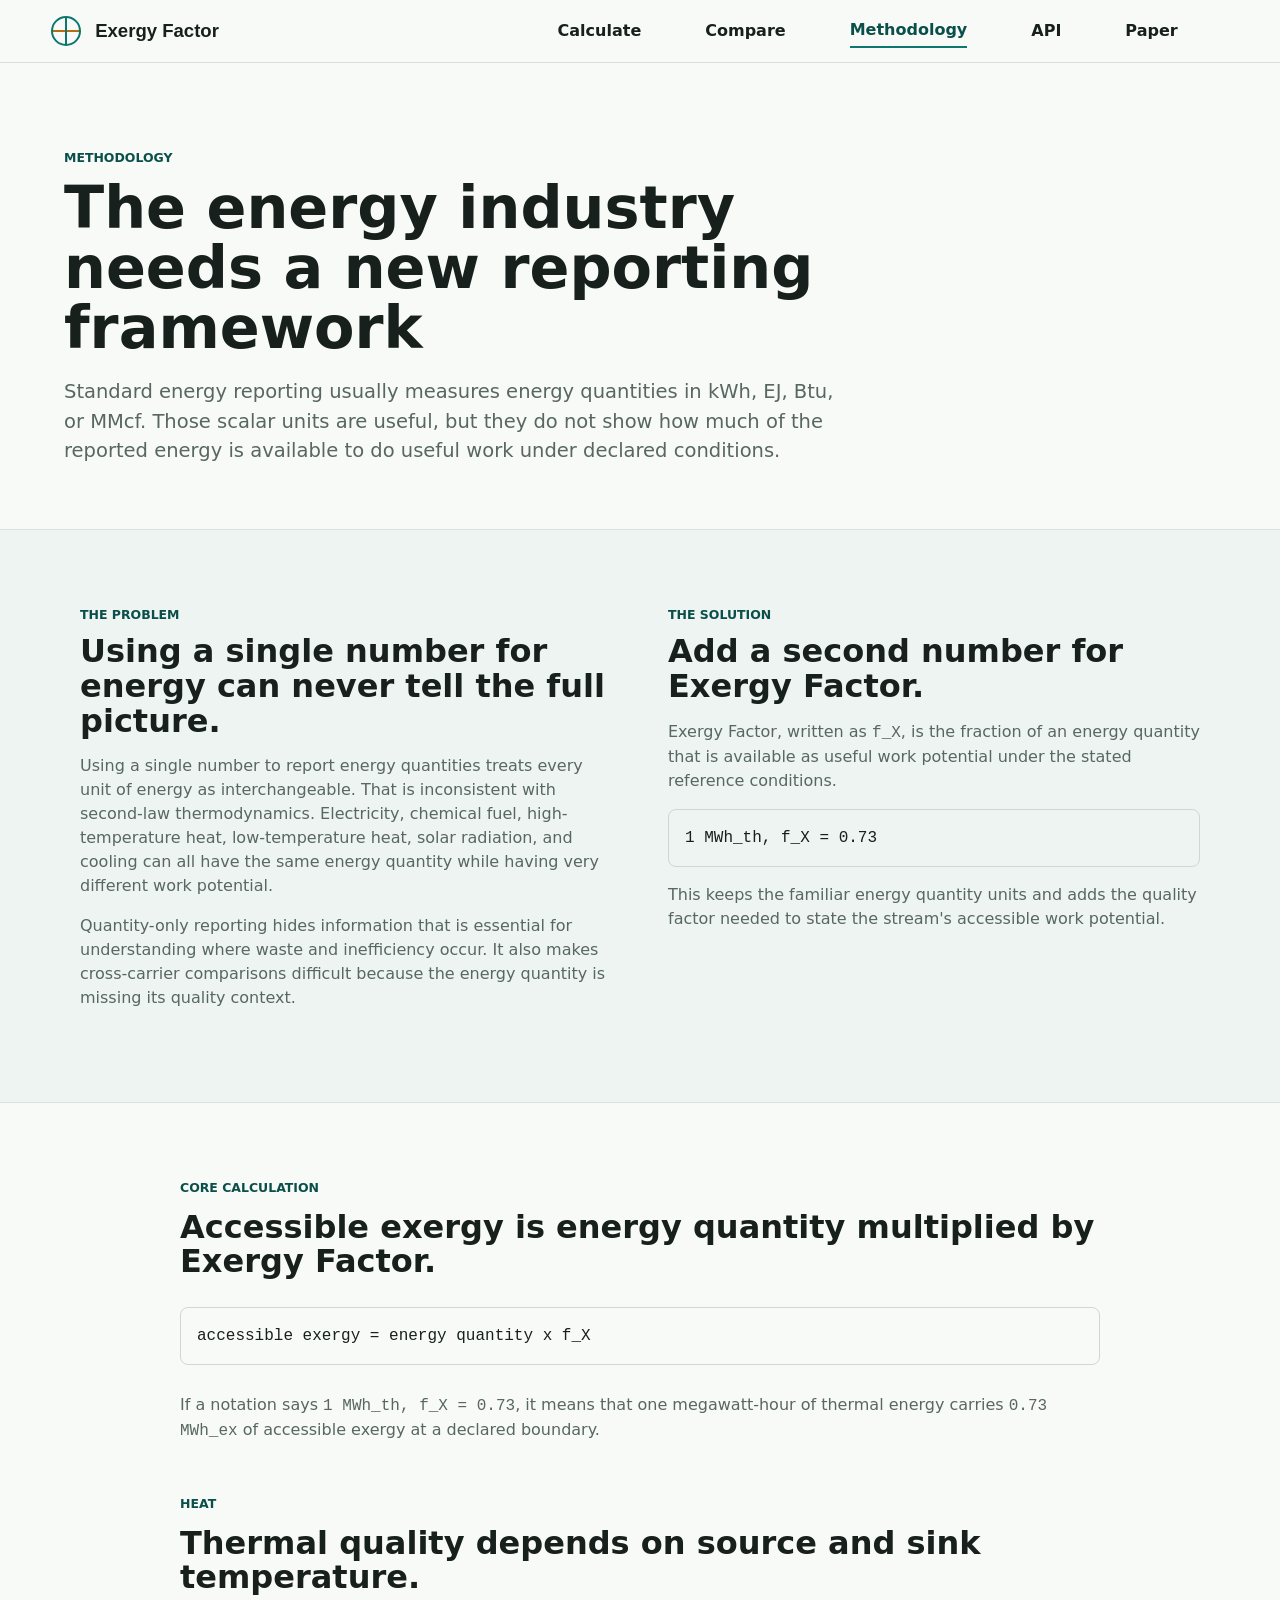
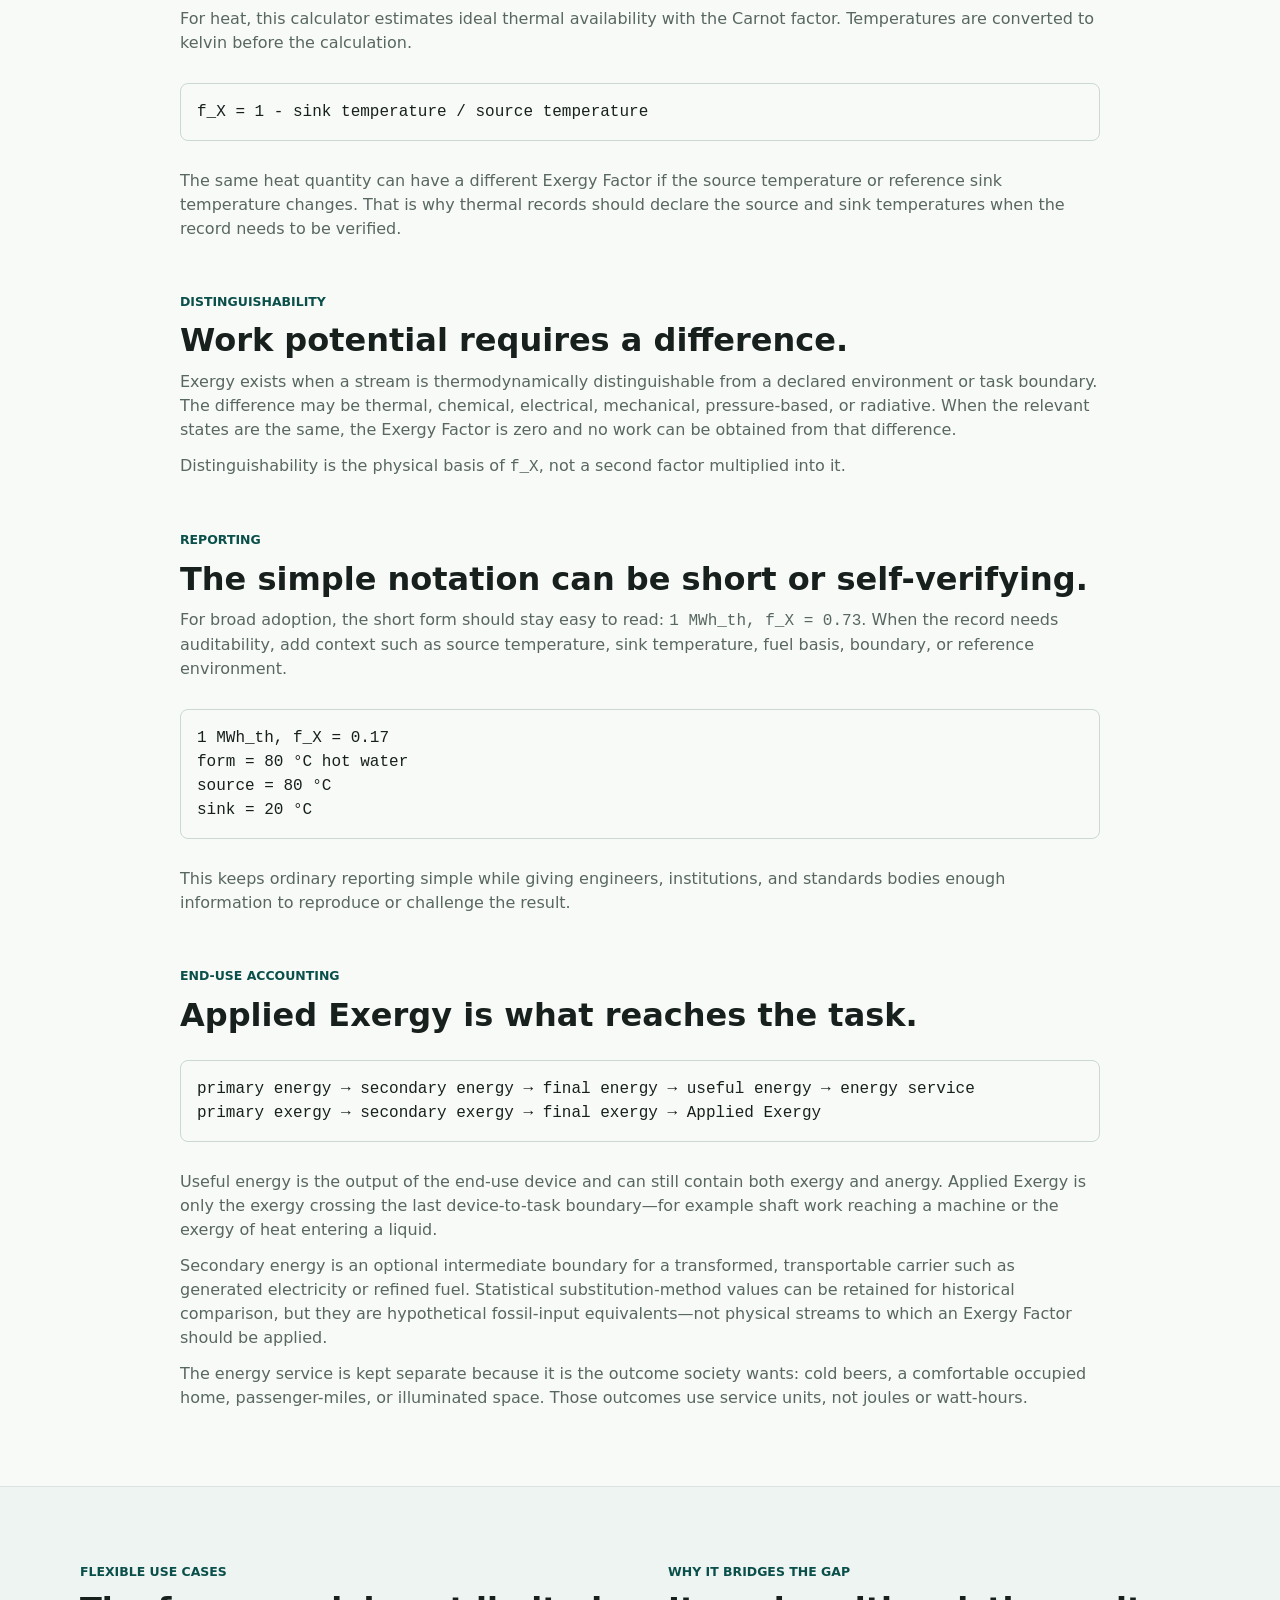
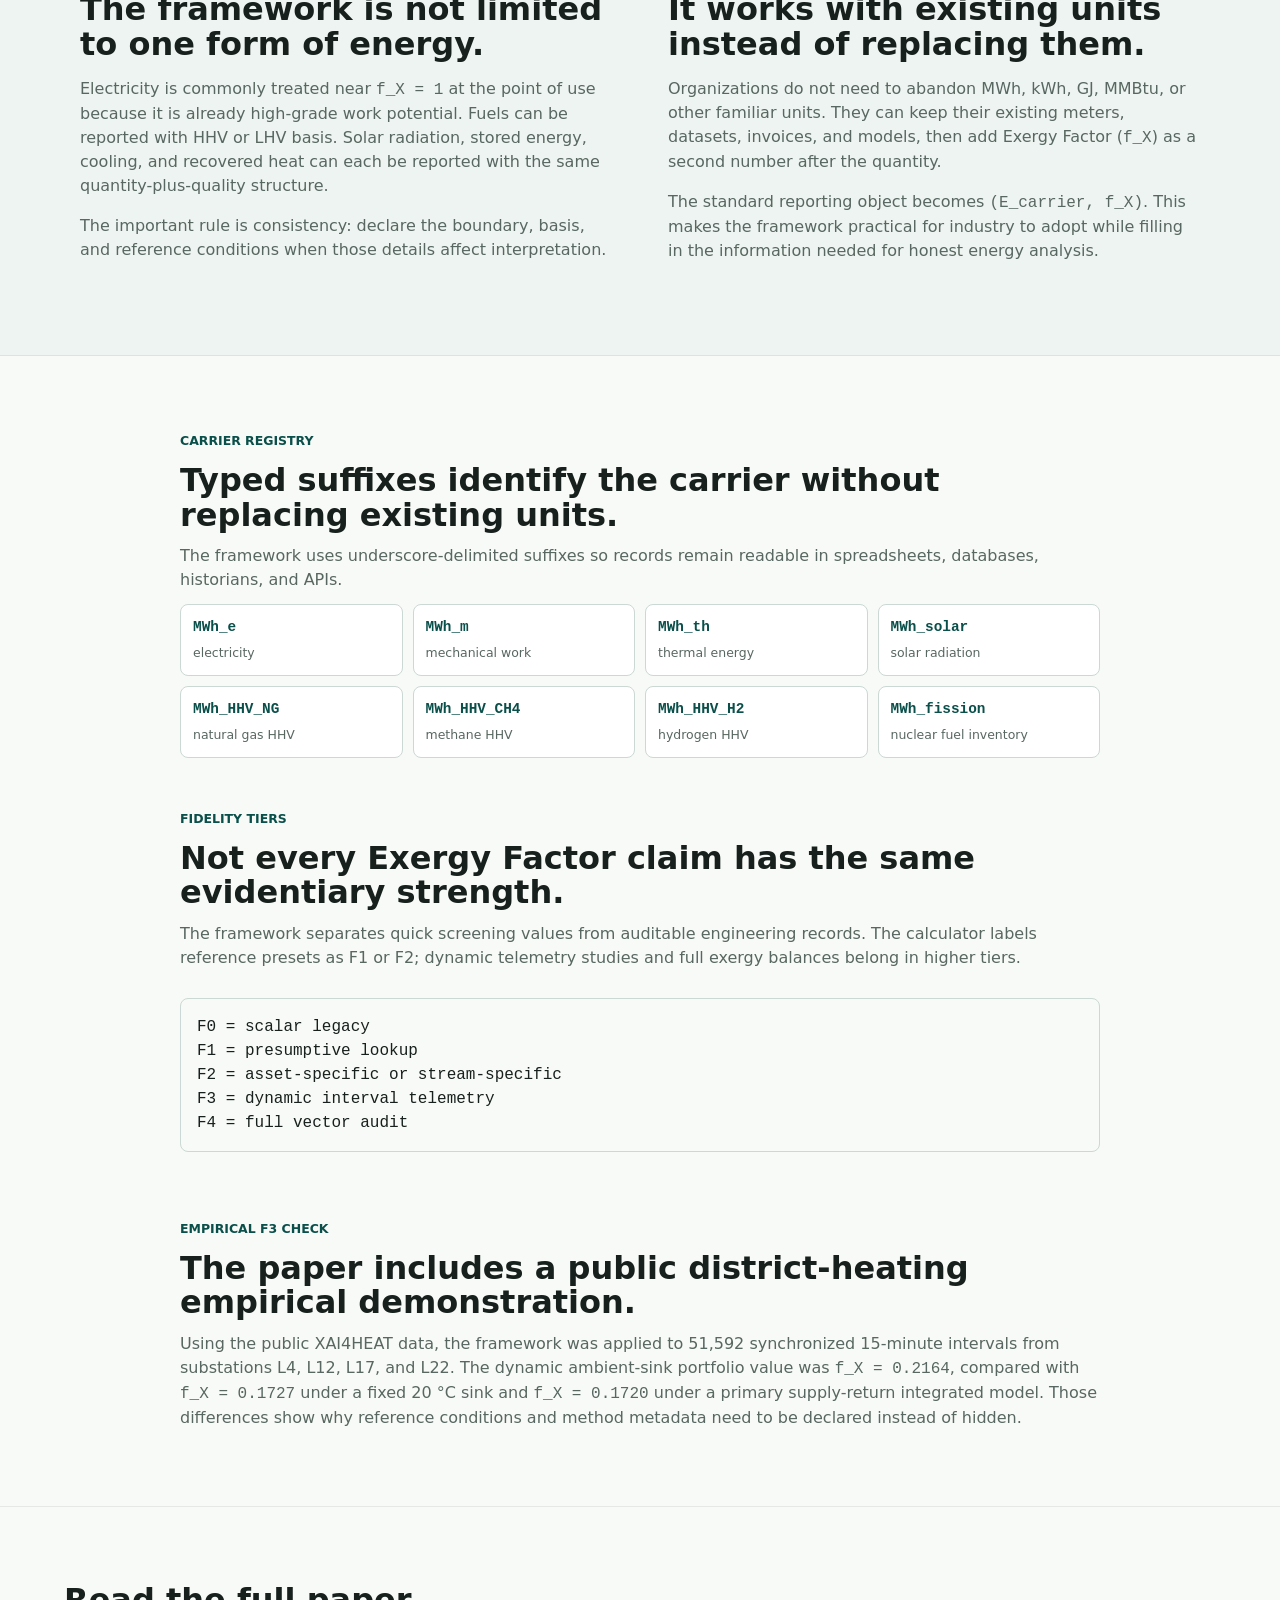
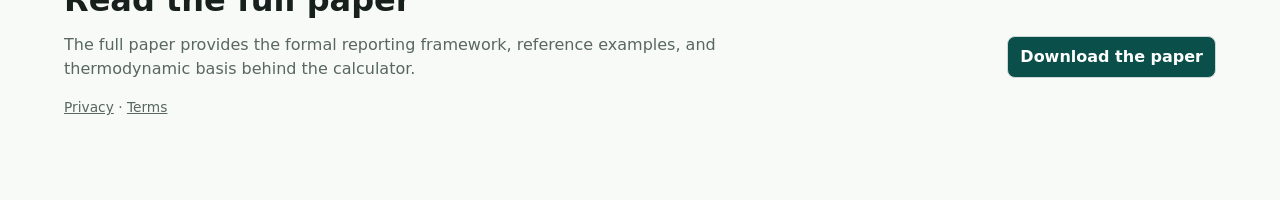
<file: methodology.html>
<!doctype html>
<html lang="en">
  <head>
    <meta charset="utf-8" />
    <meta http-equiv="Content-Security-Policy" content="default-src 'self'; style-src 'self'; script-src 'self' 'sha256-Fa0ZWs4swogX6JGUYUvjVGlBa9oQ+sEeSXRBngiCSQU='; img-src 'self' data:; connect-src 'self' http://127.0.0.1:8000 https://exergy-factor-api.onrender.com; base-uri 'none'; form-action 'self'" />
    <meta name="referrer" content="strict-origin-when-cross-origin" />
    <meta name="viewport" content="width=device-width, initial-scale=1" />
    <title>Methodology | Exergy Factor</title>
    <meta
      name="description"
      content="Learn how Exergy Factor adds thermodynamic quality to ordinary energy quantity reporting."
    />
    <link rel="canonical" href="https://exergyfactor.com/methodology.html" />
    <link rel="icon" href="favicon.svg" type="image/svg+xml" />
    <link rel="stylesheet" href="styles.css?v=20260824j" />
    <meta name="robots" content="index, follow, max-snippet:-1, max-image-preview:large, max-video-preview:-1" />
    <meta property="og:type" content="website" />
    <meta property="og:site_name" content="Exergy Factor" />
    <meta property="og:locale" content="en_US" />
    <meta property="og:title" content="Methodology | Exergy Factor" />
    <meta property="og:description" content="Learn how Exergy Factor adds thermodynamic quality to ordinary energy quantity reporting." />
    <meta property="og:url" content="https://exergyfactor.com/methodology.html" />
    <meta property="og:image" content="https://exergyfactor.com/social-preview.png" />
    <meta property="og:image:width" content="1200" />
    <meta property="og:image:height" content="630" />
    <meta property="og:image:alt" content="Exergy Factor: energy quantity and energy quality" />
    <meta name="twitter:card" content="summary_large_image" />
    <meta name="twitter:title" content="Methodology | Exergy Factor" />
    <meta name="twitter:description" content="Learn how Exergy Factor adds thermodynamic quality to ordinary energy quantity reporting." />
    <meta name="twitter:image" content="https://exergyfactor.com/social-preview.png" />
    <meta name="twitter:image:alt" content="Exergy Factor: energy quantity and energy quality" />
    <script type="application/ld+json">{"@context":"https://schema.org","@graph":[{"@type":"Organization","@id":"https://exergy-lab.com/#organization","name":"Exergy Lab","url":"https://exergy-lab.com"},{"@type":"WebSite","@id":"https://exergyfactor.com/#website","name":"Exergy Factor","url":"https://exergyfactor.com/","publisher":{"@id":"https://exergy-lab.com/#organization"},"inLanguage":"en"},{"@type":"WebPage","@id":"https://exergyfactor.com/methodology.html#webpage","url":"https://exergyfactor.com/methodology.html","name":"Methodology | Exergy Factor","description":"Learn how Exergy Factor adds thermodynamic quality to ordinary energy quantity reporting.","isPartOf":{"@id":"https://exergyfactor.com/#website"},"inLanguage":"en"},{"@type":"BreadcrumbList","itemListElement":[{"@type":"ListItem","position":1,"name":"Exergy Factor","item":"https://exergyfactor.com/"},{"@type":"ListItem","position":2,"name":"Methodology | Exergy Factor","item":"https://exergyfactor.com/methodology.html"}]}]}</script>
  </head>
  <body>
    <header class="site-header">
      <a class="brand" href="index.html" aria-label="Exergy Factor calculator">
        <span class="brand-mark" aria-hidden="true"></span>
        <span>Exergy Factor</span>
      </a>
      <nav aria-label="Page navigation">
        <a href="index.html">Calculate</a>
        <a href="compare.html">Compare</a>
        <a href="methodology.html" aria-current="page">Methodology</a>
        <a href="api-key.html">API</a>
        <a href="paper/quantity-and-quality-standard-reporting-framework.pdf">Paper</a>
      </nav>
    </header>

    <main>
      <section class="page-hero">
        <p class="eyebrow">Methodology</p>
        <h1>The energy industry needs a new reporting framework</h1>
        <p>
          Standard energy reporting usually measures energy quantities in kWh, EJ, Btu, or MMcf. Those scalar units are useful, but they do not show how much of the reported energy is available to do useful work under declared conditions.
        </p>
      </section>

      <section class="section-band">
        <div class="content-grid">
          <article>
            <p class="eyebrow">The Problem</p>
            <h2>Using a single number for energy can never tell the full picture.</h2>
            <p>
              Using a single number to report energy quantities treats every unit of energy as interchangeable. That is inconsistent with second-law thermodynamics. Electricity, chemical fuel, high-temperature heat, low-temperature heat, solar radiation, and cooling can all have the same energy quantity while having very different work potential.
            </p>
            <p>
              Quantity-only reporting hides information that is essential for understanding where waste and inefficiency occur. It also makes cross-carrier comparisons difficult because the energy quantity is missing its quality context.
            </p>
          </article>
          <article>
            <p class="eyebrow">The Solution</p>
            <h2>Add a second number for Exergy Factor.</h2>
            <p>
              Exergy Factor, written as <code>f_X</code>, is the fraction of an energy quantity that is available as useful work potential under the stated reference conditions.
            </p>
            <pre><code>1 MWh_th, f_X = 0.73</code></pre>
            <p>
              This keeps the familiar energy quantity units and adds the quality factor needed to state the stream's accessible work potential.
            </p>
          </article>
        </div>
      </section>

      <section class="section">
        <div class="method-stack">
          <article>
            <p class="eyebrow">Core calculation</p>
            <h2>Accessible exergy is energy quantity multiplied by Exergy Factor.</h2>
            <pre><code>accessible exergy = energy quantity x f_X</code></pre>
            <p>
              If a notation says <code>1 MWh_th, f_X = 0.73</code>, it means that one megawatt-hour of thermal energy carries <code>0.73 MWh_ex</code> of accessible exergy at a declared boundary.
            </p>
          </article>

          <article>
            <p class="eyebrow">Heat</p>
            <h2>Thermal quality depends on source and sink temperature.</h2>
            <p>
              For heat, this calculator estimates ideal thermal availability with the Carnot factor. Temperatures are converted to kelvin before the calculation.
            </p>
            <pre><code>f_X = 1 - sink temperature / source temperature</code></pre>
            <p>
              The same heat quantity can have a different Exergy Factor if the source temperature or reference sink temperature changes. That is why thermal records should declare the source and sink temperatures when the record needs to be verified.
            </p>
          </article>

          <article>
            <p class="eyebrow">Distinguishability</p>
            <h2>Work potential requires a difference.</h2>
            <p>
              Exergy exists when a stream is thermodynamically distinguishable from a declared environment or task boundary. The difference may be thermal, chemical, electrical, mechanical, pressure-based, or radiative. When the relevant states are the same, the Exergy Factor is zero and no work can be obtained from that difference.
            </p>
            <p>
              Distinguishability is the physical basis of <code>f_X</code>, not a second factor multiplied into it.
            </p>
          </article>

          <article>
            <p class="eyebrow">Reporting</p>
            <h2>The simple notation can be short or self-verifying.</h2>
            <p>
              For broad adoption, the short form should stay easy to read: <code>1 MWh_th, f_X = 0.73</code>. When the record needs auditability, add context such as source temperature, sink temperature, fuel basis, boundary, or reference environment.
            </p>
            <pre><code>1 MWh_th, f_X = 0.17
form = 80 °C hot water
source = 80 °C
sink = 20 °C</code></pre>
            <p>
              This keeps ordinary reporting simple while giving engineers, institutions, and standards bodies enough information to reproduce or challenge the result.
            </p>
          </article>

          <article>
            <p class="eyebrow">End-use accounting</p>
            <h2>Applied Exergy is what reaches the task.</h2>
            <pre><code>primary energy → secondary energy → final energy → useful energy → energy service
primary exergy → secondary exergy → final exergy → Applied Exergy</code></pre>
            <p>
              Useful energy is the output of the end-use device and can still contain both exergy and anergy. Applied Exergy is only the exergy crossing the last device-to-task boundary—for example shaft work reaching a machine or the exergy of heat entering a liquid.
            </p>
            <p>
              Secondary energy is an optional intermediate boundary for a transformed, transportable carrier such as generated electricity or refined fuel. Statistical substitution-method values can be retained for historical comparison, but they are hypothetical fossil-input equivalents—not physical streams to which an Exergy Factor should be applied.
            </p>
            <p>
              The energy service is kept separate because it is the outcome society wants: cold beers, a comfortable occupied home, passenger-miles, or illuminated space. Those outcomes use service units, not joules or watt-hours.
            </p>
          </article>
        </div>
      </section>

      <section class="section-band">
        <div class="content-grid">
          <article>
            <p class="eyebrow">Flexible use cases</p>
            <h2>The framework is not limited to one form of energy.</h2>
            <p>
              Electricity is commonly treated near <code>f_X = 1</code> at the point of use because it is already high-grade work potential. Fuels can be reported with HHV or LHV basis. Solar radiation, stored energy, cooling, and recovered heat can each be reported with the same quantity-plus-quality structure.
            </p>
            <p>
              The important rule is consistency: declare the boundary, basis, and reference conditions when those details affect interpretation.
            </p>
          </article>
          <article>
            <p class="eyebrow">Why it bridges the gap</p>
            <h2>It works with existing units instead of replacing them.</h2>
            <p>
              Organizations do not need to abandon MWh, kWh, GJ, MMBtu, or other familiar units. They can keep their existing meters, datasets, invoices, and models, then add Exergy Factor (<code>f_X</code>) as a second number after the quantity.
            </p>
            <p>
              The standard reporting object becomes <code>(E_carrier, f_X)</code>. This makes the framework practical for industry to adopt while filling in the information needed for honest energy analysis.
            </p>
          </article>
        </div>
      </section>

      <section class="section">
        <div class="method-stack">
          <article>
            <p class="eyebrow">Carrier Registry</p>
            <h2>Typed suffixes identify the carrier without replacing existing units.</h2>
            <p>
              The framework uses underscore-delimited suffixes so records remain readable in spreadsheets, databases, historians, and APIs.
            </p>
            <div class="registry-grid" aria-label="Core carrier registry examples">
              <span><code>MWh_e</code><small>electricity</small></span>
              <span><code>MWh_m</code><small>mechanical work</small></span>
              <span><code>MWh_th</code><small>thermal energy</small></span>
              <span><code>MWh_solar</code><small>solar radiation</small></span>
              <span><code>MWh_HHV_NG</code><small>natural gas HHV</small></span>
              <span><code>MWh_HHV_CH4</code><small>methane HHV</small></span>
              <span><code>MWh_HHV_H2</code><small>hydrogen HHV</small></span>
              <span><code>MWh_fission</code><small>nuclear fuel inventory</small></span>
            </div>
          </article>

          <article>
            <p class="eyebrow">Fidelity Tiers</p>
            <h2>Not every Exergy Factor claim has the same evidentiary strength.</h2>
            <p>
              The framework separates quick screening values from auditable engineering records. The calculator labels reference presets as F1 or F2; dynamic telemetry studies and full exergy balances belong in higher tiers.
            </p>
            <pre><code>F0 = scalar legacy
F1 = presumptive lookup
F2 = asset-specific or stream-specific
F3 = dynamic interval telemetry
F4 = full vector audit</code></pre>
          </article>

          <article>
            <p class="eyebrow">Empirical F3 check</p>
            <h2>The paper includes a public district-heating empirical demonstration.</h2>
            <p>
              Using the public XAI4HEAT data, the framework was applied to 51,592 synchronized 15-minute intervals from substations L4, L12, L17, and L22. The dynamic ambient-sink portfolio value was <code>f_X = 0.2164</code>, compared with <code>f_X = 0.1727</code> under a fixed 20 °C sink and <code>f_X = 0.1720</code> under a primary supply-return integrated model. Those differences show why reference conditions and method metadata need to be declared instead of hidden.
            </p>
          </article>
        </div>
      </section>

    </main>

    <footer class="paper-strip">
      <div>
        <h2>Read the full paper</h2>
        <p>
          The full paper provides the formal reporting framework, reference examples, and thermodynamic basis behind the calculator.
        </p>
        <p class="legal-links"><a href="privacy.html">Privacy</a> · <a href="terms.html">Terms</a></p>
      </div>
      <a class="primary-link" href="paper/quantity-and-quality-standard-reporting-framework.pdf">Download the paper</a>
    </footer>
  </body>
</html>
</file>
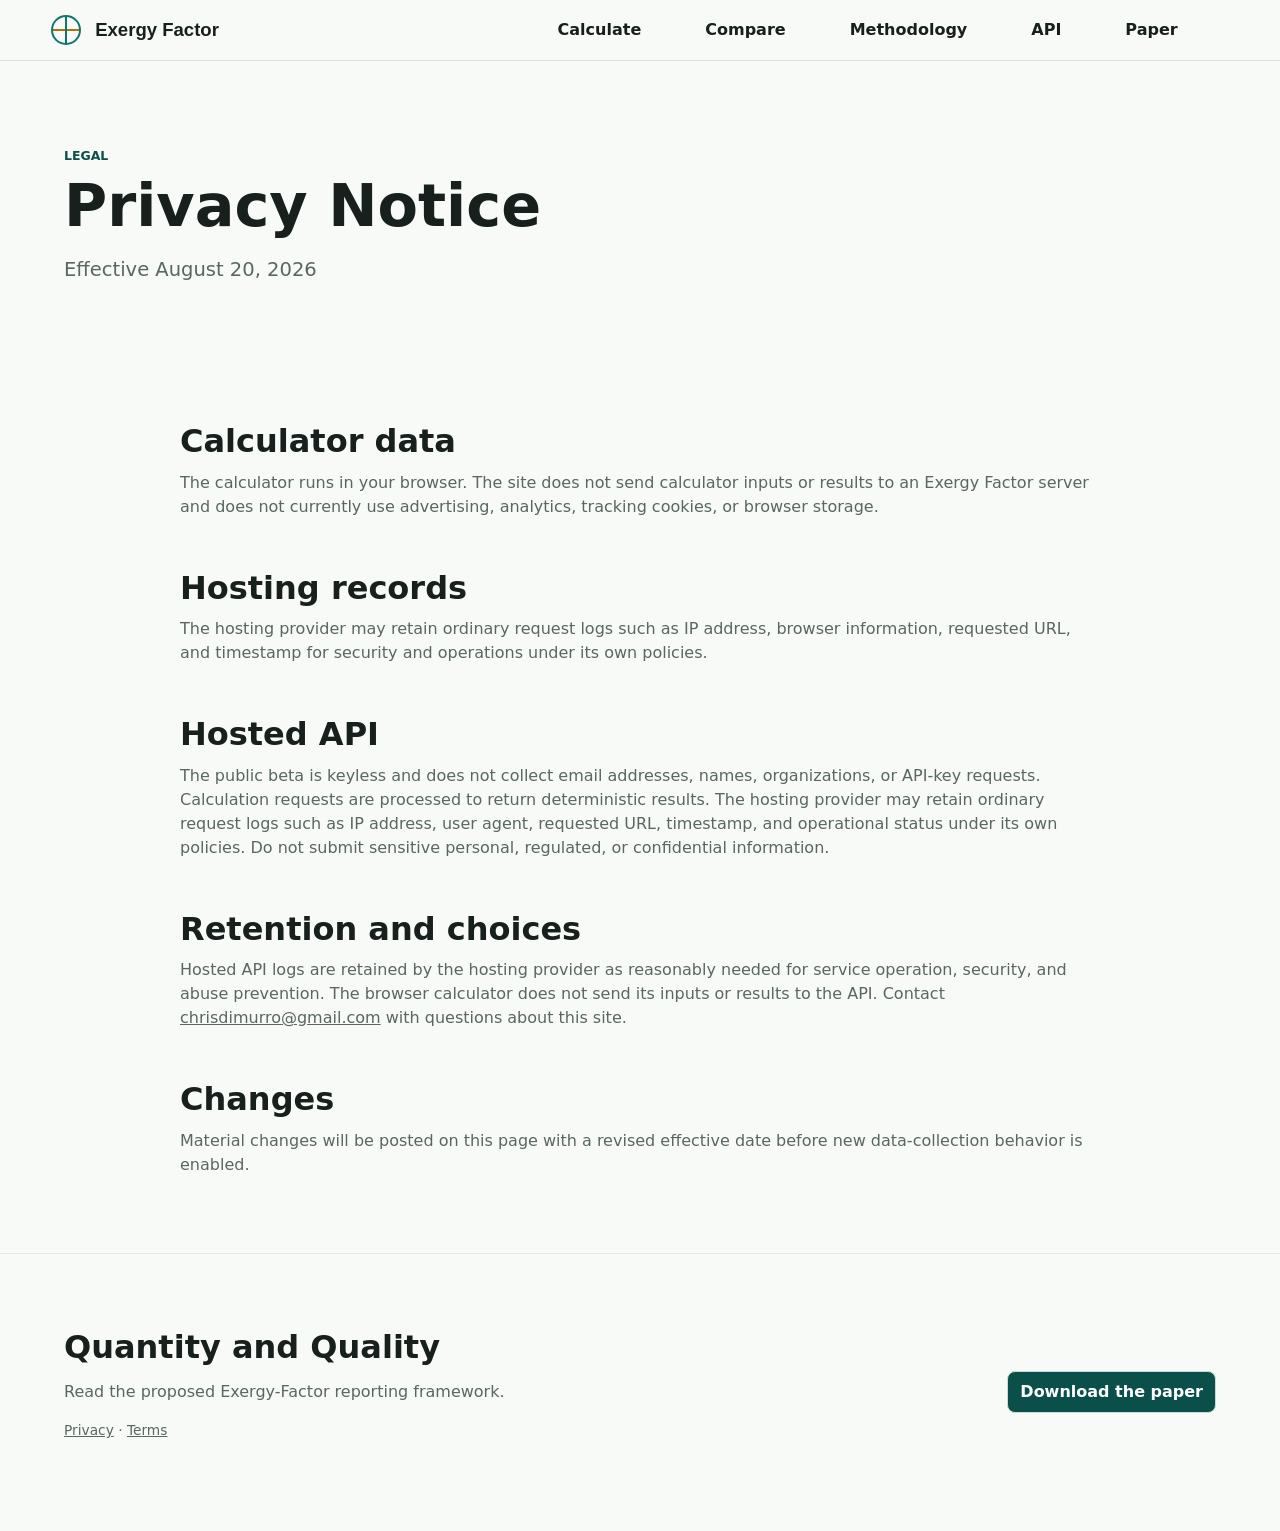
<file: privacy.html>
<!doctype html>
<html lang="en">
  <head>
    <meta charset="utf-8" />
    <meta http-equiv="Content-Security-Policy" content="default-src 'self'; style-src 'self'; script-src 'self' 'sha256-j3rBurnnxjfvMRxmXG7GJyzkAGpNYghRyuXLTqV5+lY='; img-src 'self' data:; connect-src 'self' http://127.0.0.1:8000 https://exergy-factor-api.onrender.com; base-uri 'none'; form-action 'self'" />
    <meta name="referrer" content="strict-origin-when-cross-origin" />
    <meta name="viewport" content="width=device-width, initial-scale=1" />
    <title>Privacy Notice | Exergy Factor</title>
    <meta name="description" content="Privacy notice for exergyfactor.com and the hosted Exergy Factor API." />
    <link rel="canonical" href="https://exergyfactor.com/privacy.html" />
    <link rel="icon" href="favicon.svg" type="image/svg+xml" />
    <link rel="stylesheet" href="styles.css?v=20260824j" />
    <meta name="robots" content="index, follow, max-snippet:-1, max-image-preview:large, max-video-preview:-1" />
    <meta property="og:type" content="website" />
    <meta property="og:site_name" content="Exergy Factor" />
    <meta property="og:locale" content="en_US" />
    <meta property="og:title" content="Privacy Notice | Exergy Factor" />
    <meta property="og:description" content="Privacy notice for exergyfactor.com and the hosted Exergy Factor API." />
    <meta property="og:url" content="https://exergyfactor.com/privacy.html" />
    <meta property="og:image" content="https://exergyfactor.com/social-preview.png" />
    <meta property="og:image:width" content="1200" />
    <meta property="og:image:height" content="630" />
    <meta property="og:image:alt" content="Exergy Factor: energy quantity and energy quality" />
    <meta name="twitter:card" content="summary_large_image" />
    <meta name="twitter:title" content="Privacy Notice | Exergy Factor" />
    <meta name="twitter:description" content="Privacy notice for exergyfactor.com and the hosted Exergy Factor API." />
    <meta name="twitter:image" content="https://exergyfactor.com/social-preview.png" />
    <meta name="twitter:image:alt" content="Exergy Factor: energy quantity and energy quality" />
    <script type="application/ld+json">{"@context":"https://schema.org","@graph":[{"@type":"Organization","@id":"https://exergy-lab.com/#organization","name":"Exergy Lab","url":"https://exergy-lab.com"},{"@type":"WebSite","@id":"https://exergyfactor.com/#website","name":"Exergy Factor","url":"https://exergyfactor.com/","publisher":{"@id":"https://exergy-lab.com/#organization"},"inLanguage":"en"},{"@type":"WebPage","@id":"https://exergyfactor.com/privacy.html#webpage","url":"https://exergyfactor.com/privacy.html","name":"Privacy Notice | Exergy Factor","description":"Privacy notice for exergyfactor.com and the hosted Exergy Factor API.","isPartOf":{"@id":"https://exergyfactor.com/#website"},"inLanguage":"en"},{"@type":"BreadcrumbList","itemListElement":[{"@type":"ListItem","position":1,"name":"Exergy Factor","item":"https://exergyfactor.com/"},{"@type":"ListItem","position":2,"name":"Privacy Notice | Exergy Factor","item":"https://exergyfactor.com/privacy.html"}]}]}</script>
  </head>
  <body>
    <header class="site-header">
      <a class="brand" href="index.html" aria-label="Exergy Factor calculator">
        <span class="brand-mark" aria-hidden="true"></span><span>Exergy Factor</span>
      </a>
      <nav aria-label="Page navigation">
        <a href="index.html">Calculate</a><a href="compare.html">Compare</a>
        <a href="methodology.html">Methodology</a><a href="api-key.html">API</a>
        <a href="paper/quantity-and-quality-standard-reporting-framework.pdf">Paper</a>
      </nav>
    </header>
    <main>
      <section class="page-hero">
        <p class="eyebrow">Legal</p><h1>Privacy Notice</h1>
        <p>Effective August 20, 2026</p>
      </section>
      <section class="section"><div class="method-stack">
        <article><h2>Calculator data</h2><p>The calculator runs in your browser. The site does not send calculator inputs or results to an Exergy Factor server and does not currently use advertising, analytics, tracking cookies, or browser storage.</p></article>
        <article><h2>Hosting records</h2><p>The hosting provider may retain ordinary request logs such as IP address, browser information, requested URL, and timestamp for security and operations under its own policies.</p></article>
        <article><h2>Hosted API</h2><p>The public beta is keyless and does not collect email addresses, names, organizations, or API-key requests. Calculation requests are processed to return deterministic results. The hosting provider may retain ordinary request logs such as IP address, user agent, requested URL, timestamp, and operational status under its own policies. Do not submit sensitive personal, regulated, or confidential information.</p></article>
        <article><h2>Retention and choices</h2><p>Hosted API logs are retained by the hosting provider as reasonably needed for service operation, security, and abuse prevention. The browser calculator does not send its inputs or results to the API. Contact <a href="mailto:chrisdimurro@gmail.com">chrisdimurro@gmail.com</a> with questions about this site.</p></article>
        <article><h2>Changes</h2><p>Material changes will be posted on this page with a revised effective date before new data-collection behavior is enabled.</p></article>
      </div></section>
    </main>
    <footer class="paper-strip"><div><h2>Quantity and Quality</h2><p>Read the proposed Exergy-Factor reporting framework.</p><p class="legal-links"><a href="privacy.html" aria-current="page">Privacy</a> · <a href="terms.html">Terms</a></p></div><a class="primary-link" href="paper/quantity-and-quality-standard-reporting-framework.pdf">Download the paper</a></footer>
  </body>
</html>
</file>
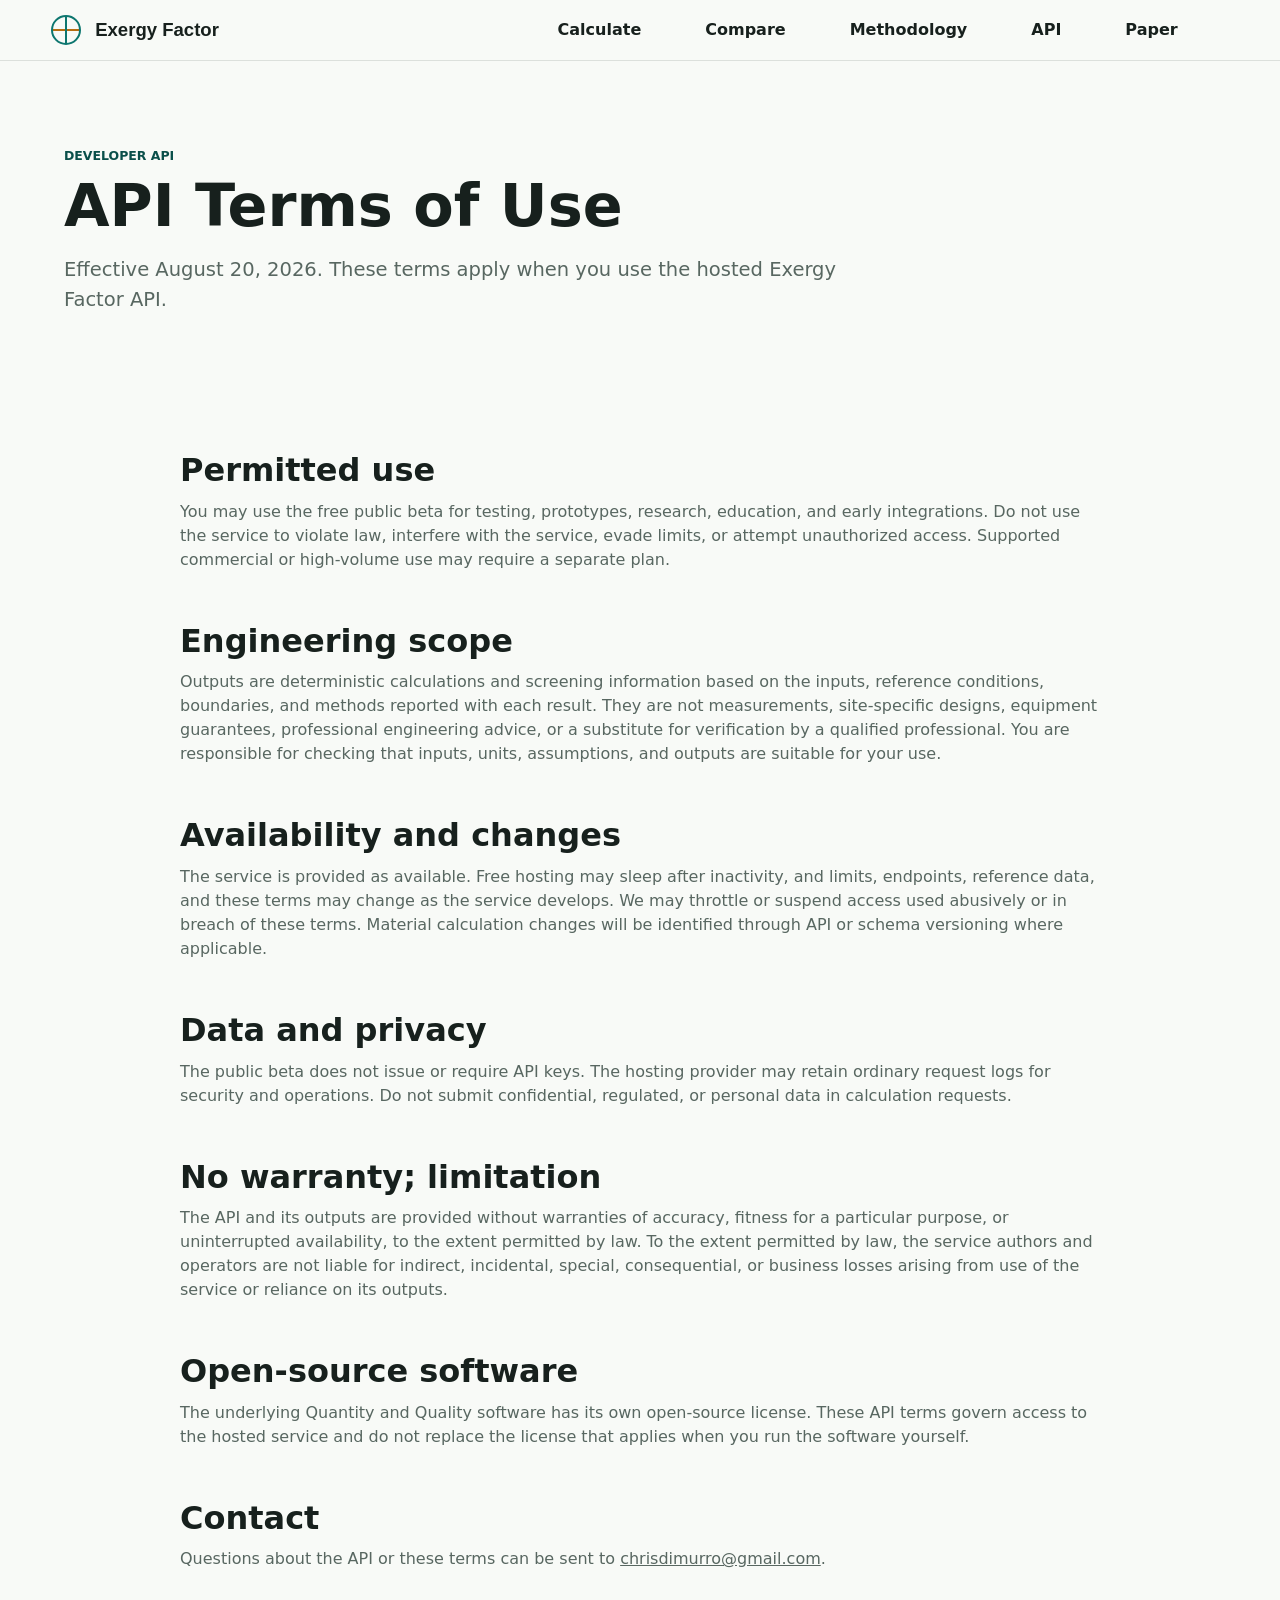
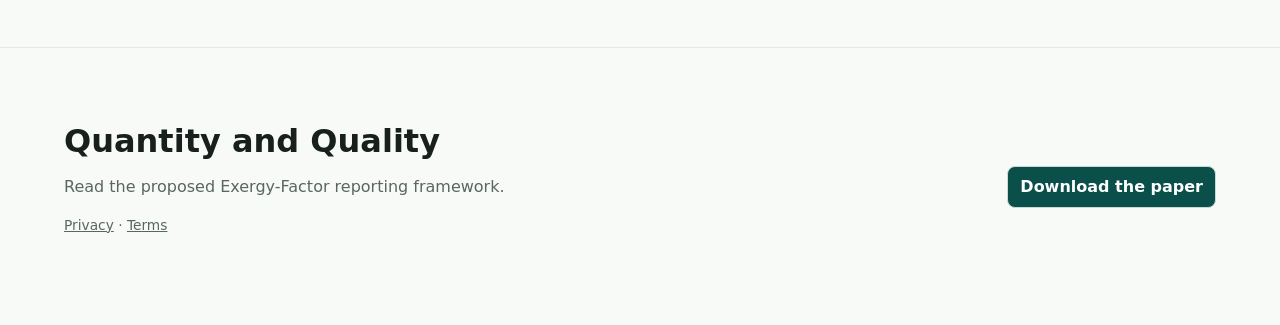
<file: terms.html>
<!doctype html>
<html lang="en">
  <head>
    <meta charset="utf-8" />
    <meta http-equiv="Content-Security-Policy" content="default-src 'self'; style-src 'self'; script-src 'self' 'sha256-UiPGLMDOk7sWllHPiVTCJMJKg+G8Ytp/gP3vCjG1h5w='; img-src 'self' data:; connect-src 'self' http://127.0.0.1:8000 https://exergy-factor-api.onrender.com; base-uri 'none'; form-action 'self'" />
    <meta name="referrer" content="strict-origin-when-cross-origin" />
    <meta name="viewport" content="width=device-width, initial-scale=1" />
    <title>API Terms of Use | Exergy Factor</title>
    <meta name="description" content="Terms governing use of the Exergy Factor developer API." />
    <link rel="canonical" href="https://exergyfactor.com/terms.html" />
    <link rel="icon" href="favicon.svg" type="image/svg+xml" />
    <link rel="stylesheet" href="styles.css?v=20260824j" />
    <meta name="robots" content="index, follow, max-snippet:-1, max-image-preview:large, max-video-preview:-1" />
    <meta property="og:type" content="website" />
    <meta property="og:site_name" content="Exergy Factor" />
    <meta property="og:locale" content="en_US" />
    <meta property="og:title" content="API Terms of Use | Exergy Factor" />
    <meta property="og:description" content="Terms governing use of the Exergy Factor developer API." />
    <meta property="og:url" content="https://exergyfactor.com/terms.html" />
    <meta property="og:image" content="https://exergyfactor.com/social-preview.png" />
    <meta property="og:image:width" content="1200" />
    <meta property="og:image:height" content="630" />
    <meta property="og:image:alt" content="Exergy Factor: energy quantity and energy quality" />
    <meta name="twitter:card" content="summary_large_image" />
    <meta name="twitter:title" content="API Terms of Use | Exergy Factor" />
    <meta name="twitter:description" content="Terms governing use of the Exergy Factor developer API." />
    <meta name="twitter:image" content="https://exergyfactor.com/social-preview.png" />
    <meta name="twitter:image:alt" content="Exergy Factor: energy quantity and energy quality" />
    <script type="application/ld+json">{"@context":"https://schema.org","@graph":[{"@type":"Organization","@id":"https://exergy-lab.com/#organization","name":"Exergy Lab","url":"https://exergy-lab.com"},{"@type":"WebSite","@id":"https://exergyfactor.com/#website","name":"Exergy Factor","url":"https://exergyfactor.com/","publisher":{"@id":"https://exergy-lab.com/#organization"},"inLanguage":"en"},{"@type":"WebPage","@id":"https://exergyfactor.com/terms.html#webpage","url":"https://exergyfactor.com/terms.html","name":"API Terms of Use | Exergy Factor","description":"Terms governing use of the Exergy Factor developer API.","isPartOf":{"@id":"https://exergyfactor.com/#website"},"inLanguage":"en"},{"@type":"BreadcrumbList","itemListElement":[{"@type":"ListItem","position":1,"name":"Exergy Factor","item":"https://exergyfactor.com/"},{"@type":"ListItem","position":2,"name":"API Terms of Use | Exergy Factor","item":"https://exergyfactor.com/terms.html"}]}]}</script>
  </head>
  <body>
    <header class="site-header">
      <a class="brand" href="index.html" aria-label="Exergy Factor calculator">
        <span class="brand-mark" aria-hidden="true"></span>
        <span>Exergy Factor</span>
      </a>
      <nav aria-label="Page navigation">
        <a href="index.html">Calculate</a>
        <a href="compare.html">Compare</a>
        <a href="methodology.html">Methodology</a>
        <a href="api-key.html">API</a>
        <a href="paper/quantity-and-quality-standard-reporting-framework.pdf">Paper</a>
      </nav>
    </header>

    <main>
      <section class="page-hero">
        <p class="eyebrow">Developer API</p>
        <h1>API Terms of Use</h1>
        <p>Effective August 20, 2026. These terms apply when you use the hosted Exergy Factor API.</p>
      </section>

      <section class="section">
        <div class="method-stack">
          <article>
            <h2>Permitted use</h2>
            <p>You may use the free public beta for testing, prototypes, research, education, and early integrations. Do not use the service to violate law, interfere with the service, evade limits, or attempt unauthorized access. Supported commercial or high-volume use may require a separate plan.</p>
          </article>
          <article>
            <h2>Engineering scope</h2>
            <p>Outputs are deterministic calculations and screening information based on the inputs, reference conditions, boundaries, and methods reported with each result. They are not measurements, site-specific designs, equipment guarantees, professional engineering advice, or a substitute for verification by a qualified professional. You are responsible for checking that inputs, units, assumptions, and outputs are suitable for your use.</p>
          </article>
          <article>
            <h2>Availability and changes</h2>
            <p>The service is provided as available. Free hosting may sleep after inactivity, and limits, endpoints, reference data, and these terms may change as the service develops. We may throttle or suspend access used abusively or in breach of these terms. Material calculation changes will be identified through API or schema versioning where applicable.</p>
          </article>
          <article>
            <h2>Data and privacy</h2>
            <p>The public beta does not issue or require API keys. The hosting provider may retain ordinary request logs for security and operations. Do not submit confidential, regulated, or personal data in calculation requests.</p>
          </article>
          <article>
            <h2>No warranty; limitation</h2>
            <p>The API and its outputs are provided without warranties of accuracy, fitness for a particular purpose, or uninterrupted availability, to the extent permitted by law. To the extent permitted by law, the service authors and operators are not liable for indirect, incidental, special, consequential, or business losses arising from use of the service or reliance on its outputs.</p>
          </article>
          <article>
            <h2>Open-source software</h2>
            <p>The underlying Quantity and Quality software has its own open-source license. These API terms govern access to the hosted service and do not replace the license that applies when you run the software yourself.</p>
          </article>
          <article>
            <h2>Contact</h2>
            <p>Questions about the API or these terms can be sent to <a href="mailto:chrisdimurro@gmail.com">chrisdimurro@gmail.com</a>.</p>
          </article>
        </div>
      </section>
    </main>
    <footer class="paper-strip">
      <div>
        <h2>Quantity and Quality</h2>
        <p>Read the proposed Exergy-Factor reporting framework.</p>
        <p class="legal-links"><a href="privacy.html">Privacy</a> · <a href="terms.html" aria-current="page">Terms</a></p>
      </div>
      <a class="primary-link" href="paper/quantity-and-quality-standard-reporting-framework.pdf">Download the paper</a>
    </footer>
  </body>
</html>
</file>
<file: styles.css>
:root {
  color-scheme: light;
  --ink: #17201d;
  --muted: #586761;
  --line: #cbd8d3;
  --paper: #f8faf7;
  --panel: #ffffff;
  --band: #eef4f1;
  --teal: #0d766f;
  --teal-deep: #0a4f4a;
  --amber: #b66d12;
  --blue: #315f97;
  --accessible-green: #16803d;
  --anergy-red: #b2372f;
  --shadow: 0 20px 50px rgba(23, 32, 29, 0.12);
}

* {
  box-sizing: border-box;
}

html {
  scroll-behavior: smooth;
}

body {
  margin: 0;
  background: var(--paper);
  color: var(--ink);
  font-family: Inter, ui-sans-serif, system-ui, -apple-system, BlinkMacSystemFont, "Segoe UI", sans-serif;
  line-height: 1.5;
}

a {
  color: inherit;
}

code,
pre,
select,
input,
textarea {
  font-family: ui-monospace, SFMono-Regular, Menlo, Consolas, monospace;
}

.site-header {
  position: sticky;
  top: 0;
  z-index: 10;
  display: flex;
  align-items: center;
  justify-content: space-between;
  gap: 18px;
  padding: 14px clamp(16px, 4vw, 54px);
  border-bottom: 1px solid rgba(23, 32, 29, 0.12);
  background: rgba(248, 250, 247, 0.94);
  backdrop-filter: blur(12px);
}

.brand {
  display: inline-flex;
  align-items: center;
  gap: 14px;
  font-family: Arial, Helvetica, sans-serif;
  font-size: 1.16rem;
  font-weight: 750;
  letter-spacing: 0;
  text-decoration: none;
}

.brand-mark {
  width: 30px;
  height: 30px;
  border-radius: 50%;
  border: 2px solid var(--teal);
  background:
    linear-gradient(90deg, transparent 46%, var(--teal) 47%, var(--teal) 53%, transparent 54%),
    linear-gradient(0deg, transparent 46%, var(--amber) 47%, var(--amber) 53%, transparent 54%);
}

/* The nav was `justify-content: flex-end`, so five links crowded into the right
   corner of a wide screen. It takes the space between the brand and the right
   edge and centres itself in it, with the links spread far enough apart to read
   as separate destinations. Plain text — no pills, no filled backgrounds. */
nav {
  display: flex;
  flex: 1;
  flex-wrap: wrap;
  align-items: center;
  /* Sits right of centre: far enough from the brand to read as its own thing,
     without going back to the flush-right huddle it started as. */
  justify-content: flex-end;
  /* Scales with the window: wide screens get real separation between the links
     instead of a tight cluster, and a narrow one still fits before wrapping. */
  gap: clamp(22px, 5vw, 72px);
  padding-right: clamp(0px, 4vw, 64px);
  font-size: 1rem;
}

nav a {
  color: var(--ink, #1d2b2b);
  font-weight: 600;
  padding: 4px 0;
  text-decoration: none;
  transition: color 120ms ease;
  white-space: nowrap;
}

nav a:hover,
nav a:focus-visible {
  color: var(--teal-deep);
}

/* Where am I — a rule under the word, not a box around it. */
nav a[aria-current="page"] {
  border-bottom: 2px solid var(--teal);
  color: var(--teal-deep);
}

.hero {
  display: grid;
  grid-template-columns: minmax(0, 0.75fr) minmax(360px, 1.25fr);
  align-items: start;
  gap: clamp(26px, 5vw, 64px);
  padding: clamp(34px, 6vw, 76px) clamp(16px, 5vw, 72px);
}

.page-hero {
  max-width: 960px;
  padding: clamp(42px, 7vw, 86px) clamp(16px, 5vw, 72px) clamp(22px, 4vw, 44px);
}

.page-hero p:last-child {
  max-width: 780px;
  font-size: clamp(1rem, 1.7vw, 1.22rem);
}

.intro {
  position: sticky;
  top: 92px;
  max-width: 620px;
}

.eyebrow {
  margin: 0 0 10px;
  color: var(--teal-deep);
  font-size: 0.78rem;
  font-weight: 850;
  letter-spacing: 0;
  text-transform: uppercase;
}

h1,
h2,
h3,
p {
  overflow-wrap: anywhere;
}

h1 {
  margin: 0;
  font-size: clamp(2rem, 4.6vw, 3.8rem);
  line-height: 1.02;
  letter-spacing: 0;
}

h2 {
  margin: 0 0 14px;
  font-size: clamp(1.45rem, 2.5vw, 2.2rem);
  line-height: 1.08;
  letter-spacing: 0;
}

p {
  color: var(--muted);
}

.notation-example {
  display: inline-flex;
  margin-top: 24px;
  min-height: 48px;
  align-items: center;
  padding: 10px 14px;
  border: 1px solid var(--line);
  border-radius: 8px;
  background: var(--panel);
  box-shadow: 0 1px 0 rgba(23, 32, 29, 0.04);
  font-family: ui-monospace, SFMono-Regular, Menlo, Consolas, monospace;
  font-weight: 800;
}

.tool-card {
  display: grid;
  gap: 16px;
  align-content: start;
  width: 100%;
  min-width: 0;
  padding: 20px;
  border: 1px solid var(--line);
  border-radius: 8px;
  background: #fbfdfa;
  box-shadow: var(--shadow);
  overflow: visible;
}

.panel-head,
.compare-head {
  display: flex;
  align-items: end;
  justify-content: center;
  gap: 18px;
  padding: 0 0 5px;
  border-bottom: 0;
  text-align: center;
}

.panel-head h2,
.compare-head h2 {
  margin: 0;
  font-size: clamp(1.45rem, 2.5vw, 2.2rem);
  line-height: 1.08;
}

.panel-head h2,
.panel-head p,
.panel-head .eyebrow,
.compare-head h2,
.compare-head p,
.compare-head .eyebrow {
  margin: 0;
}

.panel-head p,
.compare-head p {
  max-width: 360px;
  color: var(--muted);
  font-size: 0.92rem;
  text-align: right;
}

form {
  display: grid;
  gap: 8px;
}

#calculator-form {
  grid-template-columns: repeat(2, minmax(0, 1fr));
  gap: 12px;
}

/* The UA stylesheet's `[hidden] { display: none }` loses to ANY author rule that
   sets display, and half the blocks here are grids. The temperature row on the
   comparison page therefore never hid: it showed for electricity, and because it
   still occupied a grid slot it pushed itself onto a second line in the narrow
   first column. Anything marked hidden is hidden. */
[hidden] {
  display: none !important;
}

.field-row {
  display: grid;
  grid-template-columns: 1fr;
  align-items: start;
  gap: 9px;
  padding: 0;
  border-bottom: 0;
}

.field-row:nth-child(odd) {
  border-right: 0;
}

.field-label {
  display: inline-flex;
  align-items: center;
  gap: 8px;
  min-height: 38px;
  justify-self: start;
}

.basis-control {
  display: flex;
  align-items: center;
  justify-content: space-between;
  gap: 12px;
  margin-top: 8px;
  padding-top: 8px;
  border-top: 1px solid rgba(203, 216, 211, 0.75);
}

.basis-control-label {
  color: var(--muted);
  font-size: 0.74rem;
  font-weight: 850;
  letter-spacing: 0.03em;
  text-transform: uppercase;
}

.basis-switch {
  display: inline-flex;
  align-items: center;
  gap: 7px;
  color: var(--muted);
  cursor: pointer;
  font-size: 0.78rem;
  font-weight: 800;
  white-space: nowrap;
}

.basis-switch input {
  position: absolute;
  width: 1px;
  height: 1px;
  margin: -1px;
  overflow: hidden;
  clip: rect(0 0 0 0);
  clip-path: inset(50%);
  white-space: nowrap;
}

.basis-switch-track {
  position: relative;
  display: inline-block;
  width: 42px;
  height: 22px;
  flex: 0 0 auto;
  border-radius: 999px;
  background: #b9c8c2;
  transition: background-color 120ms ease;
}

.basis-switch-track::after {
  position: absolute;
  top: 3px;
  left: 3px;
  width: 16px;
  height: 16px;
  border-radius: 50%;
  background: #fff;
  box-shadow: 0 1px 3px rgba(23, 32, 29, 0.24);
  content: "";
  transition: transform 120ms ease;
}

.basis-switch input:checked + .basis-switch-track {
  background: var(--teal);
}

.basis-switch input:checked + .basis-switch-track::after {
  transform: translateX(20px);
}

.basis-switch input:focus-visible + .basis-switch-track {
  outline: 3px solid rgba(13, 118, 111, 0.2);
  outline-offset: 2px;
}

.visually-hidden {
  position: absolute;
  width: 1px;
  height: 1px;
  overflow: hidden;
  clip: rect(0 0 0 0);
  clip-path: inset(50%);
  white-space: nowrap;
}

label {
  color: var(--ink);
  font-weight: 750;
}

.info-button {
  position: relative;
  display: inline-flex;
  align-items: center;
  justify-content: center;
  width: 16px;
  height: 16px;
  border: 0;
  border-radius: 0;
  background: transparent;
  color: var(--muted);
  cursor: help;
  font-family: inherit;
  font-size: 0.82rem;
  font-weight: 700;
  line-height: 1;
  padding: 0;
  vertical-align: middle;
}

.info-button::after {
  position: absolute;
  left: 50%;
  bottom: calc(100% + 10px);
  z-index: 20;
  width: min(280px, 72vw);
  transform: translateX(-50%);
  border-radius: 8px;
  background: var(--ink);
  color: #f7fbf9;
  content: attr(data-tooltip);
  font-size: 0.82rem;
  font-weight: 600;
  line-height: 1.35;
  opacity: 0;
  padding: 10px 11px;
  pointer-events: none;
  transition: opacity 0.15s ease;
}

label:hover + .info-button::after,
.info-button:hover::after,
.info-button:focus-visible::after {
  opacity: 1;
}

label:hover + .info-button,
.info-button:hover,
.info-button:focus-visible {
  color: var(--teal-deep);
}

.input-pair {
  display: grid;
  grid-template-columns: minmax(0, 1fr) minmax(170px, 0.45fr);
  gap: 8px;
}

/* Two temperatures, not a value and a unit picker. The default pair reserves
   170px for a select, which left the first temperature squeezed to nothing. */
.input-pair.temperature-pair {
  grid-template-columns: minmax(0, 1fr) minmax(0, 1fr);
}

.temperature-field {
  display: grid;
  min-width: 0;
  gap: 9px;
}

.temperature-input {
  display: grid;
  grid-template-columns: minmax(0, 1fr) 78px;
  gap: 8px;
  min-width: 0;
}

/* Five fields in a two-column grid leave one cell empty wherever they fall. The
   carrier takes the whole row — it is the widest control and the first decision —
   so the remaining four pair up evenly: quantity with unit, source with sink. */
.field-row-wide {
  grid-column: 1 / -1;
}

/* A row entering temperatures needs more room in its last column than a single
   factor box did. */
.compare-row.has-temps {
  grid-template-columns: 32px minmax(170px, 1fr) minmax(90px, 0.38fr) minmax(150px, 0.55fr) minmax(180px, 0.8fr);
}

/* Keep the comparison inputs dense like the calculator inputs. Preset rows do
   not show an editable factor, so their three visible controls should use the
   available width instead of reserving a blank fourth column. */
.compare-page .compare-rows {
  gap: 14px;
  padding: 14px 16px;
}

.compare-page .compare-row {
  gap: 6px 12px;
}

.compare-page .compare-row:not(.has-temps):not(.has-factor) {
  grid-template-columns: 32px minmax(220px, 1.6fr) minmax(130px, 0.7fr) minmax(160px, 0.85fr);
}

.compare-page .compare-row.has-temps {
  grid-template-columns: 32px minmax(0, 1.1fr) minmax(0, 0.55fr) minmax(0, 0.7fr) minmax(0, 1.65fr);
}

.compare-page .compare-row .field-row {
  gap: 4px;
}

.compare-page .compare-row .field-label {
  min-height: 30px;
}

/* Source and sink are one paired control. Keep both halves and their number/unit
   splits identical instead of letting one temperature claim more of the row. */
.compare-page .temperature-pair {
  grid-template-columns: repeat(2, minmax(0, 1fr));
}

.compare-page .temperature-field {
  min-width: 0;
}

.compare-page .temperature-input {
  grid-template-columns: minmax(0, 1fr) 72px;
}

.compare-page .compare-side-label {
  margin-bottom: 0;
}

input,
select,
textarea {
  width: 100%;
  min-height: 38px;
  border: 1px solid var(--line);
  border-radius: 6px;
  background: #fff;
  color: var(--ink);
  font-size: 0.92rem;
  padding: 9px 10px;
}

textarea {
  resize: vertical;
}

input::placeholder,
textarea::placeholder {
  color: rgba(88, 103, 97, 0.34);
  opacity: 1;
}

input:focus,
select:focus,
textarea:focus,
button:focus-visible {
  outline: 3px solid rgba(13, 118, 111, 0.18);
  border-color: var(--teal);
}

.hint {
  margin: 0;
  color: var(--muted);
  font-size: 0.82rem;
}

.inline-actions {
  display: flex;
  align-items: center;
  justify-content: space-between;
  flex-wrap: wrap;
  gap: 10px;
}

.input-section {
  grid-column: 1 / -1;
  display: grid;
  gap: 12px;
  padding: 12px;
  border: 1px solid var(--line);
  border-radius: 8px;
  background: var(--panel);
}

.input-section h3 {
  grid-column: 1 / -1;
  margin: 0;
  color: var(--teal-deep);
  font-size: 0.76rem;
  font-weight: 850;
  text-transform: uppercase;
}

.required-inputs {
  grid-template-columns: repeat(2, minmax(0, 1fr));
}

/* Fixed by the unit you picked, not by you. A locked field has to look locked or
   it reads as one you failed to fill in. */
select:disabled {
  background: rgba(23, 32, 29, 0.05);
  color: var(--muted);
  cursor: not-allowed;
}

/* Outside the results panel, on the page background, aligned to its right edge.
   Identical on both tools: inside the panel they inherited two different grids
   and came out different sizes and in different corners. */
.export-actions {
  display: flex;
  flex-wrap: wrap;
  justify-content: flex-end;
  gap: 16px;
  margin-top: 14px;
}

.export-actions button {
  background: transparent;
  border: 1px solid var(--line);
  border-radius: 8px;
  color: var(--teal-deep);
  cursor: pointer;
  font-family: inherit;
  font-size: 0.9rem;
  font-weight: 600;
  min-width: 132px;
  padding: 10px 18px;
  transition: background-color 120ms ease, border-color 120ms ease;
}

.export-actions button:hover,
.export-actions button:focus-visible {
  background: rgba(15, 118, 110, 0.08);
  border-color: var(--teal);
}

.advanced-options {
  grid-template-columns: repeat(2, minmax(0, 1fr));
  border-color: var(--line);
  background: #fbfdfa;
}

.advanced-options h3 {
  color: var(--muted);
}

.checkline {
  display: inline-flex;
  align-items: center;
  gap: 8px;
  color: var(--muted);
  font-size: 0.9rem;
  font-weight: 650;
}

.checkline input {
  width: 18px;
  min-height: 18px;
}

button,
.primary-link {
  min-height: 38px;
  border: 1px solid var(--line);
  border-radius: 8px;
  background: var(--panel);
  color: var(--ink);
  cursor: pointer;
  font: inherit;
  font-weight: 750;
  padding: 8px 12px;
  text-decoration: none;
}

.primary-button {
  border-color: var(--teal-deep);
  background: var(--teal-deep);
  color: #fff;
}

.ghost-button:hover,
.example-grid button:hover {
  border-color: var(--teal);
  color: var(--teal-deep);
}

.form-actions {
  grid-column: 1 / -1;
  display: flex;
  justify-content: flex-end;
  gap: 10px;
  padding: 8px 0 0;
}

.results {
  display: grid;
  grid-template-columns: repeat(3, minmax(0, 1fr));
  gap: 12px;
  padding: 14px;
  border: 1px solid var(--line);
  border-radius: 8px;
  background: var(--panel);
}

.simple-result {
  grid-template-columns: 1fr;
}

.results > div {
  min-height: auto;
  padding: 0;
  background: transparent;
  color: var(--ink);
}

.result-label {
  display: block;
  color: var(--muted);
  font-size: 0.75rem;
  font-weight: 850;
  margin-bottom: 8px;
  text-transform: uppercase;
}

.results strong {
  display: block;
  font-family: ui-monospace, SFMono-Regular, Menlo, Consolas, monospace;
  font-size: clamp(0.98rem, 2vw, 1.25rem);
  line-height: 1.25;
}

.conversion-grid {
  display: grid;
  grid-template-columns: repeat(4, minmax(0, 1fr));
  gap: 1px;
  background: var(--line);
}

.conversion-card {
  display: grid;
  gap: 4px;
  min-height: 84px;
  padding: 14px;
  background: var(--panel);
}

.conversion-card span {
  color: var(--muted);
  font-size: 0.75rem;
  font-weight: 800;
  text-transform: uppercase;
}

.conversion-card strong {
  font-family: ui-monospace, SFMono-Regular, Menlo, Consolas, monospace;
}

.tool-section {
  padding: 0 clamp(16px, 5vw, 72px) clamp(40px, 7vw, 76px);
}

.compare-panel {
  display: grid;
  gap: 16px;
  min-width: 0;
}

.compare-rows {
  display: grid;
  gap: 14px;
  min-width: 0;
  padding: 12px;
  border: 1px solid var(--line);
  border-radius: 8px;
  background: var(--panel);
}

.compare-row {
  display: grid;
  grid-template-columns: 32px minmax(190px, 1fr) minmax(100px, 0.42fr) minmax(170px, 0.65fr) minmax(110px, 0.45fr);
  align-items: end;
  gap: 12px;
}

.compare-side-label {
  display: grid;
  width: 28px;
  height: 28px;
  place-items: center;
  align-self: center;
  margin-bottom: 5px;
  border-radius: 50%;
  background: var(--ink);
  color: #fff;
  font-size: 0.85rem;
  font-weight: 850;
}

.compare-row input,
.compare-row select {
  min-height: 38px;
  font-size: 0.92rem;
}

.compare-result {
  display: grid;
  gap: 10px;
  min-width: 0;
  padding: 14px 16px;
  border: 1px solid var(--line);
  border-radius: 8px;
  background: var(--panel);
}

.compare-answers {
  display: grid;
  grid-template-columns: repeat(2, minmax(0, 1fr));
  gap: 8px;
  padding: 14px;
  border: 1px solid rgba(13, 118, 111, 0.24);
  border-radius: 8px;
  background: #eef8f5;
}

/* Give the complete notation the majority of the row. The three compact
   quantities retain enough room for their labels without crowding the
   declaration onto a second line on wide calculator panels. */
.calculator-result {
  grid-template-columns: minmax(105px, 0.55fr) minmax(0, 3.2fr) minmax(125px, 0.7fr) minmax(150px, 0.85fr);
  align-items: start;
  gap: 8px 16px;
}

.result-explainer {
  max-width: 58rem;
  margin: 0.85rem auto 0;
  color: var(--muted);
  font-size: 0.92rem;
  text-align: center;
}

/* A long declaration wraps inside its column rather than pushing the row wider. */
.calculator-result .answer-item strong {
  overflow-wrap: anywhere;
}

.exergy-notation-main {
  overflow-wrap: anywhere;
}

.exergy-notation-bracket,
.compare-result-bracket {
  display: inline-block;
  white-space: nowrap;
}

#fx-output {
  font-size: clamp(1.35rem, 3vw, 1.8rem);
  font-weight: 750;
}

.answer-item {
  display: grid;
  gap: 6px;
  min-width: 0;
}

.answer-item strong {
  color: var(--teal-deep);
  font-family: inherit;
  font-size: clamp(0.98rem, 2vw, 1.25rem);
  font-weight: 600;
  line-height: 1.25;
}

.result-wide {
  grid-column: 1 / -1;
}


.compare-bars {
  display: grid;
  gap: 14px;
  min-width: 0;
}

.answer-item strong.accessible {
  color: var(--accessible-green);
}

.answer-item strong.inaccessible {
  color: var(--anergy-red);
}

.compare-result-head,
.compare-result-row {
  display: grid;
  align-items: center;
  grid-template-columns: 52px minmax(0, 2.35fr) minmax(180px, 1.2fr) minmax(150px, 0.9fr) minmax(170px, 1fr);
  column-gap: 22px;
  min-width: 0;
}

.compare-result-head {
  color: var(--muted);
  font-size: 0.82rem;
  font-weight: 900;
  letter-spacing: 0.02em;
  text-transform: uppercase;
}

.compare-result-head > span:not(:first-child) {
  text-align: center;
}

.compare-result-head > span:nth-child(2) {
  text-align: left;
}

.compare-result-row {
  min-height: 48px;
}

.compare-result-side {
  color: var(--teal-deep);
  font-size: 1.7rem;
  font-weight: 850;
}

.compare-result-notation {
  color: var(--teal-deep);
  font-size: clamp(1rem, 1.8vw, 1.4rem);
  line-height: 1.3;
  overflow-wrap: anywhere;
}

.compare-result-bracket {
  margin-left: 0.35ch;
}

.compare-result-factor {
  min-width: 0;
}

.compare-factor-meter {
  position: relative;
  display: block;
  cursor: help;
  outline: none;
}

.compare-factor-chart {
  display: block;
  width: 100%;
  height: 22px;
}

.compare-factor-track {
  background: #e2ebe7;
  fill: #e2ebe7;
}

.compare-factor-meter::after {
  position: absolute;
  left: 50%;
  bottom: calc(100% + 10px);
  z-index: 20;
  width: max-content;
  max-width: min(280px, 72vw);
  transform: translateX(-50%);
  border-radius: 8px;
  background: var(--ink);
  color: #f7fbf9;
  content: attr(data-tooltip);
  font-size: 0.82rem;
  font-weight: 600;
  line-height: 1.35;
  opacity: 0;
  padding: 10px 11px;
  pointer-events: none;
  transition: opacity 0.15s ease;
}

.compare-factor-meter:hover::after,
.compare-factor-meter:focus-visible::after {
  opacity: 1;
}

.compare-factor-meter:focus-visible .compare-factor-chart {
  outline: 3px solid rgba(13, 118, 111, 0.18);
  outline-offset: 2px;
  border-radius: 8px;
}

.compare-result-value {
  min-width: 0;
  overflow-wrap: anywhere;
  font-size: clamp(1rem, 1.8vw, 1.4rem);
  font-weight: 600;
  text-align: center;
}

.compare-result-value.accessible {
  color: var(--accessible-green);
}

.compare-result-value.inaccessible {
  color: var(--anergy-red);
}

.section-band,
.section,
.paper-strip {
  padding: clamp(40px, 7vw, 76px) clamp(16px, 5vw, 72px);
}

.compact-section {
  padding-block: clamp(28px, 5vw, 48px);
}

.section-band {
  border-block: 1px solid rgba(23, 32, 29, 0.08);
  background: var(--band);
}

.content-grid {
  display: grid;
  grid-template-columns: repeat(2, minmax(0, 1fr));
  gap: clamp(24px, 5vw, 56px);
  max-width: 1120px;
  margin: 0 auto;
}

pre {
  overflow-x: auto;
  padding: 16px;
  border: 1px solid var(--line);
  border-radius: 8px;
  background: transparent;
  color: var(--ink);
}

.link-grid {
  display: grid;
  grid-template-columns: repeat(3, minmax(0, 1fr));
  gap: 16px;
  max-width: 1120px;
  margin: 0 auto;
}

.feature-link {
  display: grid;
  gap: 8px;
  min-height: 148px;
  padding: 18px;
  border: 1px solid var(--line);
  border-radius: 8px;
  background: var(--panel);
  text-decoration: none;
}

.feature-link:hover {
  border-color: var(--teal);
}

.feature-link strong {
  font-size: 1.2rem;
  line-height: 1.18;
}

.feature-link span:last-child {
  color: var(--muted);
}

.method-stack {
  display: grid;
  gap: clamp(24px, 5vw, 52px);
  max-width: 920px;
  margin: 0 auto;
}

.method-stack article {
  display: grid;
  gap: 12px;
}

.method-stack h2,
.method-stack p {
  margin: 0;
}

.api-key-section {
  padding-top: clamp(12px, 3vw, 28px);
}

.api-key-layout {
  display: grid;
  grid-template-columns: minmax(320px, 0.9fr) minmax(0, 1fr);
  gap: clamp(24px, 5vw, 56px);
  max-width: 1120px;
  margin: 0 auto;
}

.api-key-form {
  align-self: start;
}

.terms-consent,
.consent-row {
  display: grid;
  grid-template-columns: auto 1fr;
  align-items: start;
  gap: 10px;
  color: var(--muted);
  font-size: 0.92rem;
  line-height: 1.45;
}

.terms-consent input,
.consent-row input {
  width: 18px;
  height: 18px;
  margin-top: 2px;
  accent-color: var(--teal-deep);
}

.terms-consent a,
.consent-row a {
  color: var(--teal-deep);
}

button:disabled {
  cursor: not-allowed;
  opacity: 0.58;
}

.api-status {
  min-height: 48px;
  padding: 12px;
  border: 1px solid rgba(13, 118, 111, 0.24);
  border-radius: 8px;
  background: #eef8f5;
  color: var(--teal-deep);
  font-weight: 700;
}

.api-status[data-state="error"] {
  border-color: rgba(168, 71, 50, 0.34);
  background: #fff2ef;
  color: var(--red);
}

.api-status[data-state="pending"] {
  background: #f7fbf9;
}

.api-dev-key {
  display: block;
  overflow-x: auto;
  padding: 12px;
  border: 1px solid var(--line);
  border-radius: 8px;
  background: var(--panel);
  color: var(--ink);
}

.api-info {
  display: grid;
  gap: 12px;
  align-content: start;
}

.api-info h2,
.api-info p {
  margin: 0;
}

.registry-grid {
  display: grid;
  grid-template-columns: repeat(4, minmax(0, 1fr));
  gap: 10px;
}

.registry-grid span {
  display: grid;
  gap: 4px;
  min-height: 72px;
  padding: 12px;
  border: 1px solid var(--line);
  border-radius: 8px;
  background: var(--panel);
}

.registry-grid code {
  color: var(--teal-deep);
  font-size: 0.9rem;
  font-weight: 850;
}

.registry-grid small {
  color: var(--muted);
  font-size: 0.78rem;
  line-height: 1.3;
}

.section-heading {
  max-width: 760px;
  margin: 0 auto 22px;
  text-align: center;
}

.examples-section {
  padding-top: clamp(40px, 7vw, 76px);
  border-block: 1px solid rgba(23, 32, 29, 0.08);
  background: var(--band);
}

.example-grid {
  display: grid;
  grid-template-columns: repeat(3, minmax(0, 1fr));
  gap: 12px;
  max-width: 1120px;
  margin: 0 auto;
}

.example-grid button {
  min-height: 58px;
  font-family: ui-monospace, SFMono-Regular, Menlo, Consolas, monospace;
  text-align: left;
}

.paper-strip {
  display: flex;
  align-items: center;
  justify-content: space-between;
  gap: 24px;
  border-top: 1px solid rgba(23, 32, 29, 0.08);
}

.paper-strip > div {
  max-width: 780px;
}

.legal-links {
  margin-top: 10px;
  font-size: 0.86rem;
}

.primary-link {
  background: var(--teal-deep);
  color: #fff;
  white-space: nowrap;
}

@media (max-width: 980px) {
  .hero,
  .content-grid,
  .api-key-layout {
    grid-template-columns: 1fr;
  }

  .intro {
    position: static;
  }

  .conversion-grid,
  .example-grid,
  .link-grid,
  .registry-grid {
    grid-template-columns: repeat(2, minmax(0, 1fr));
  }

  /* The comparison form has five desktop columns. Collapse it before the
     viewport gets narrow enough for those minimum widths to overflow. */
  .compare-row,
  .compare-row.has-temps {
    grid-template-columns: 32px minmax(0, 1fr);
    row-gap: 12px;
  }

  .compare-row > .field-row {
    grid-column: 2;
  }

  .compare-side-label {
    grid-column: 1;
    grid-row: 1 / span 4;
    align-self: start;
    margin-top: 5px;
  }

  /* Let a long temperature declaration occupy the full row before the
     graphic. This keeps text such as the B-side 100 Â°C / 20 Â°C annotation
     completely separate from the exergy bar. */
  .compare-page .compare-row,
  .compare-page .compare-row.has-temps {
    grid-template-columns: 32px minmax(0, 1fr);
    row-gap: 16px;
  }

  .compare-page .compare-row:not(.has-temps):not(.has-factor),
  .compare-page .compare-row.has-temps {
    grid-template-columns: 32px minmax(0, 1fr);
  }

  .compare-page .compare-row > .field-row {
    grid-column: 2;
  }

  .compare-page .compare-side-label {
    width: 32px;
    height: 32px;
    grid-column: 1;
    grid-row: 1 / span 4;
    align-self: start;
    margin-top: 5px;
    font-size: 0.95rem;
  }

  .compare-result-head {
    display: none;
  }

  .compare-result-row {
    grid-template-columns: 32px minmax(0, 1fr);
    column-gap: 12px;
    row-gap: 12px;
    padding: 16px 0;
    border-top: 1px solid rgba(23, 32, 29, 0.1);
  }

  .compare-result-row:nth-child(2) {
    border-top: 0;
  }

  .compare-result-side {
    grid-column: 1;
    grid-row: 1 / span 4;
  }

  .compare-result-notation,
  .compare-result-factor,
  .compare-result-value {
    grid-column: 2;
    text-align: left;
  }

  .compare-result-value {
    display: flex;
    justify-content: space-between;
    gap: 12px;
  }

  .compare-result-value::before {
    content: attr(data-label);
    color: var(--muted);
    font-size: 0.72rem;
    font-weight: 850;
    letter-spacing: 0.02em;
    text-transform: uppercase;
  }
}

@media (max-width: 720px) {
  .site-header,
  .paper-strip {
    align-items: flex-start;
    flex-direction: column;
  }

  .site-header {
    gap: 10px;
    padding: 12px 16px 14px;
  }

  .brand {
    gap: 10px;
    font-size: 1.05rem;
  }

  .brand-mark {
    width: 28px;
    height: 28px;
  }

  nav {
    width: 100%;
    justify-content: flex-start;
    gap: 8px 18px;
    padding-right: 0;
    font-size: 0.92rem;
  }

  nav a {
    display: inline-flex;
    align-items: center;
    min-height: 30px;
  }

  .hero {
    gap: 24px;
    padding: 32px 16px 40px;
  }

  .tool-card {
    padding: 16px;
  }

  form,
  #calculator-form,
  .input-section,
  .field-row,
  .calculator-result,
  .compare-answers,
  .advanced-options,
  .results,
  .conversion-grid,
  .example-grid,
  .link-grid,
  .registry-grid,
  .compare-row {
    grid-template-columns: 1fr;
  }

  .compare-head {
    align-items: flex-start;
    flex-direction: column;
  }

  .compare-head p {
    text-align: left;
  }

  .compare-page .compare-row,
  .compare-page .compare-row.has-temps {
    grid-template-columns: 1fr;
  }

  .compare-page .compare-row:not(.has-temps):not(.has-factor),
  .compare-page .compare-row.has-temps {
    grid-template-columns: 1fr;
  }

  .compare-page .compare-row > .field-row {
    grid-column: auto;
  }

  .compare-page .compare-side-label {
    grid-column: auto;
    grid-row: auto;
    align-self: center;
    margin-top: 0;
  }

  .compare-rows,
  .compare-result,
  .compare-answers {
    padding: 12px;
  }

  .compare-result-row {
    grid-template-columns: 1fr;
  }

  .compare-result-side,
  .compare-result-notation,
  .compare-result-factor,
  .compare-result-value {
    grid-column: 1;
    grid-row: auto;
  }

  .compare-result-side {
    font-size: 1.35rem;
  }

  .field-row:nth-child(odd) {
    border-right: 0;
  }

  .input-pair {
    grid-template-columns: 1fr;
  }

  .export-actions {
    justify-content: stretch;
    gap: 8px;
    margin-top: 8px;
  }

  .export-actions button {
    flex: 1 1 132px;
    min-width: 0;
  }
}
</file>
